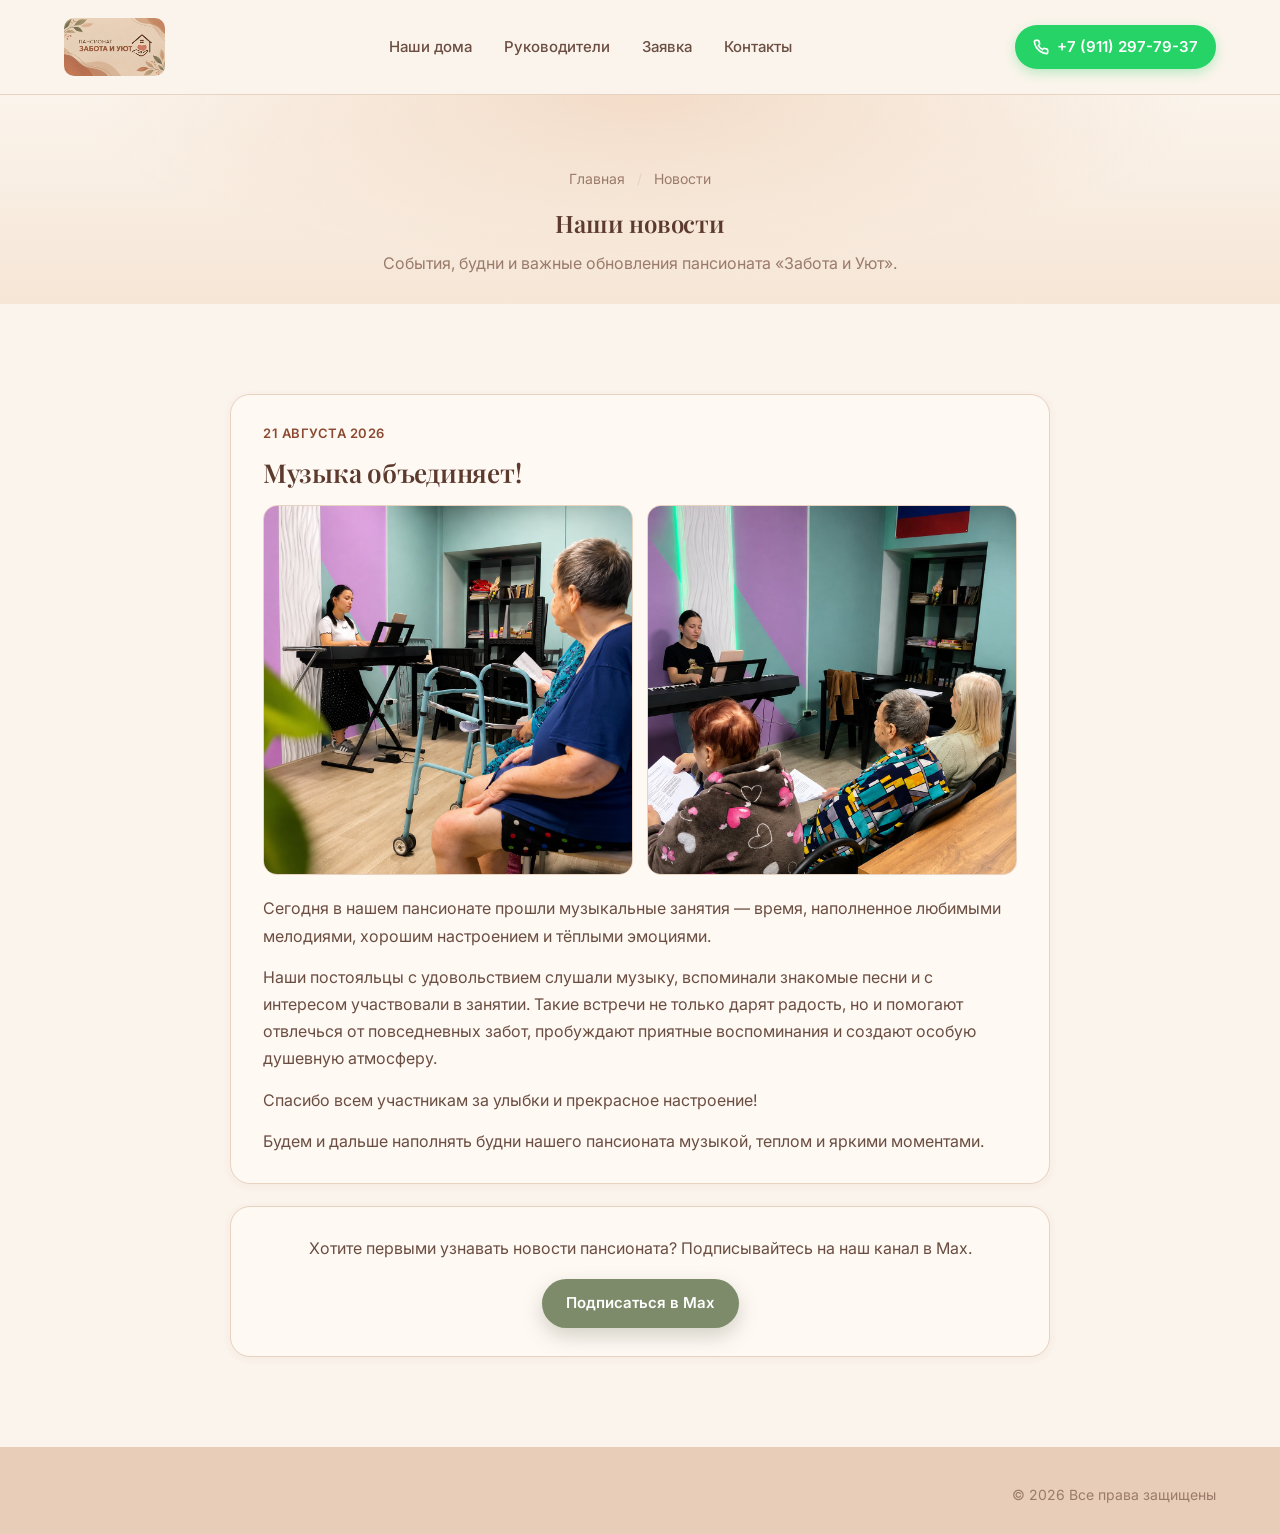
<file: novosti.html>
<!DOCTYPE html>
<html lang="ru">
<head>
    <meta charset="UTF-8">
    <meta name="viewport" content="width=device-width, initial-scale=1.0">

    <!-- Yandex.Metrika counter -->
    <script type="text/javascript">
        (function(m,e,t,r,i,k,a){
            m[i]=m[i]||function(){(m[i].a=m[i].a||[]).push(arguments)};
            m[i].l=1*new Date();
            for (var j = 0; j < document.scripts.length; j++) {if (document.scripts[j].src === r) { return; }}
            k=e.createElement(t),a=e.getElementsByTagName(t)[0],k.async=1,k.src=r,a.parentNode.insertBefore(k,a)
        })(window, document,'script','https://mc.yandex.ru/metrika/tag.js?id=110149316', 'ym');

        ym(110149316, 'init', {ssr:true, webvisor:true, clickmap:true, ecommerce:"dataLayer", referrer: document.referrer, url: location.href, accurateTrackBounce:true, trackLinks:true});
    </script>
    <noscript><div><img src="https://mc.yandex.ru/watch/110149316" style="position:absolute; left:-9999px;" alt="" /></div></noscript>
    <!-- /Yandex.Metrika counter -->

    <title>Новости пансионата «Забота и Уют»</title>
    <meta name="description" content="Новости и события пансионата «Забота и Уют»: жизнь домов, мероприятия и обновления для подопечных и их близких.">

    <link rel="icon" type="image/png" sizes="64x64" href="assets/img/site-mark.png">
    <link rel="apple-touch-icon" href="assets/img/site-mark.png">

    <link rel="preconnect" href="https://fonts.googleapis.com">
    <link rel="preconnect" href="https://fonts.gstatic.com" crossorigin>
    <link href="https://fonts.googleapis.com/css2?family=Inter:wght@400;500;600;700&family=Playfair+Display:ital,wght@0,500;0,600;0,700;1,500;1,600&display=swap" rel="stylesheet">

    <link rel="stylesheet" href="assets/css/style.css?v=19">
</head>
<body>

    <header class="header">
        <div class="header-inner">
            <a href="index.html" class="brand">
                <img src="assets/img/logo.png?v=6" alt="Пансионат «Забота и уют»" class="brand-logo">
                <div class="brand-text">
                    <span class="brand-name">Забота и Уют</span>
                    <span class="brand-tagline">Пансионат для пожилых</span>
                </div>
            </a>

            <nav class="nav" id="nav">
                <a href="index.html#locations">Наши дома</a>
                <a href="index.html#leaders">Руководители</a>
                <a href="index.html#application">Заявка</a>
                <a href="index.html#contacts">Контакты</a>
            </nav>

            <a href="tel:+79112977937" class="header-phone">
                <svg viewBox="0 0 24 24" fill="none" stroke="currentColor" stroke-width="2.5" stroke-linecap="round" stroke-linejoin="round">
                    <path d="M22 16.92v3a2 2 0 0 1-2.18 2 19.79 19.79 0 0 1-8.63-3.07 19.5 19.5 0 0 1-6-6 19.79 19.79 0 0 1-3.07-8.67A2 2 0 0 1 4.11 2h3a2 2 0 0 1 2 1.72 12.84 12.84 0 0 0 .7 2.81 2 2 0 0 1-.45 2.11L8.09 9.91a16 16 0 0 0 6 6l1.27-1.27a2 2 0 0 1 2.11-.45 12.84 12.84 0 0 0 2.81.7A2 2 0 0 1 22 16.92z"/>
                </svg>
                <span>+7 (911) 297-79-37</span>
            </a>

            <button class="mobile-toggle" id="mobileToggle" aria-label="Меню">
                <svg width="26" height="26" viewBox="0 0 24 24" fill="none" stroke="currentColor" stroke-width="2" stroke-linecap="round">
                    <line x1="3" y1="6" x2="21" y2="6"/>
                    <line x1="3" y1="12" x2="21" y2="12"/>
                    <line x1="3" y1="18" x2="21" y2="18"/>
                </svg>
            </button>
        </div>
    </header>

    <section class="news-page-hero">
        <div class="container">
            <div class="breadcrumbs">
                <a href="index.html">Главная</a>
                <span class="sep">/</span>
                Новости
            </div>
            <h1>Наши новости</h1>
            <p>События, будни и важные обновления пансионата «Забота и Уют».</p>
        </div>
    </section>

    <section class="section" id="news">
        <div class="container">
            <div class="news-feed">
                <article class="news-card reveal">
                    <div class="news-card-meta">
                        <time datetime="2026-08-21">21 августа 2026</time>
                    </div>
                    <h2 class="news-card-title">Музыка объединяет!</h2>
                    <div class="news-card-gallery">
                        <img src="assets/img/news/news_1.1.jpg" alt="Музыкальное занятие в пансионате — фото 1" loading="lazy">
                        <img src="assets/img/news/news_1.2.jpg" alt="Музыкальное занятие в пансионате — фото 2" loading="lazy">
                    </div>
                    <div class="news-card-body">
                        <p>Сегодня в нашем пансионате прошли музыкальные занятия — время, наполненное любимыми мелодиями, хорошим настроением и тёплыми эмоциями.</p>
                        <p>Наши постояльцы с удовольствием слушали музыку, вспоминали знакомые песни и с интересом участвовали в занятии. Такие встречи не только дарят радость, но и помогают отвлечься от повседневных забот, пробуждают приятные воспоминания и создают особую душевную атмосферу.</p>
                        <p>Спасибо всем участникам за улыбки и прекрасное настроение!</p>
                        <p>Будем и дальше наполнять будни нашего пансионата музыкой, теплом и яркими моментами.</p>
                    </div>
                </article>

                <div class="news-subscribe reveal">
                    <p>Хотите первыми узнавать новости пансионата? Подписывайтесь на наш канал в Max.</p>
                    <a class="news-subscribe-btn" href="https://max.ru/join/Lt5gZUsIMK9uqVGU-sMPYlMTgOvsBtxUd-uZ6PDmVcQ" target="_blank" rel="noopener">
                        Подписаться в Max
                    </a>
                </div>
            </div>
        </div>
    </section>

    <footer class="footer">
        <div class="container">
            <div class="footer-inner">
                <div class="footer-copy">© 2026 Все права защищены</div>
            </div>
        </div>
    </footer>

    <script src="assets/js/script.js?v=4"></script>
</body>
</html>
</file>
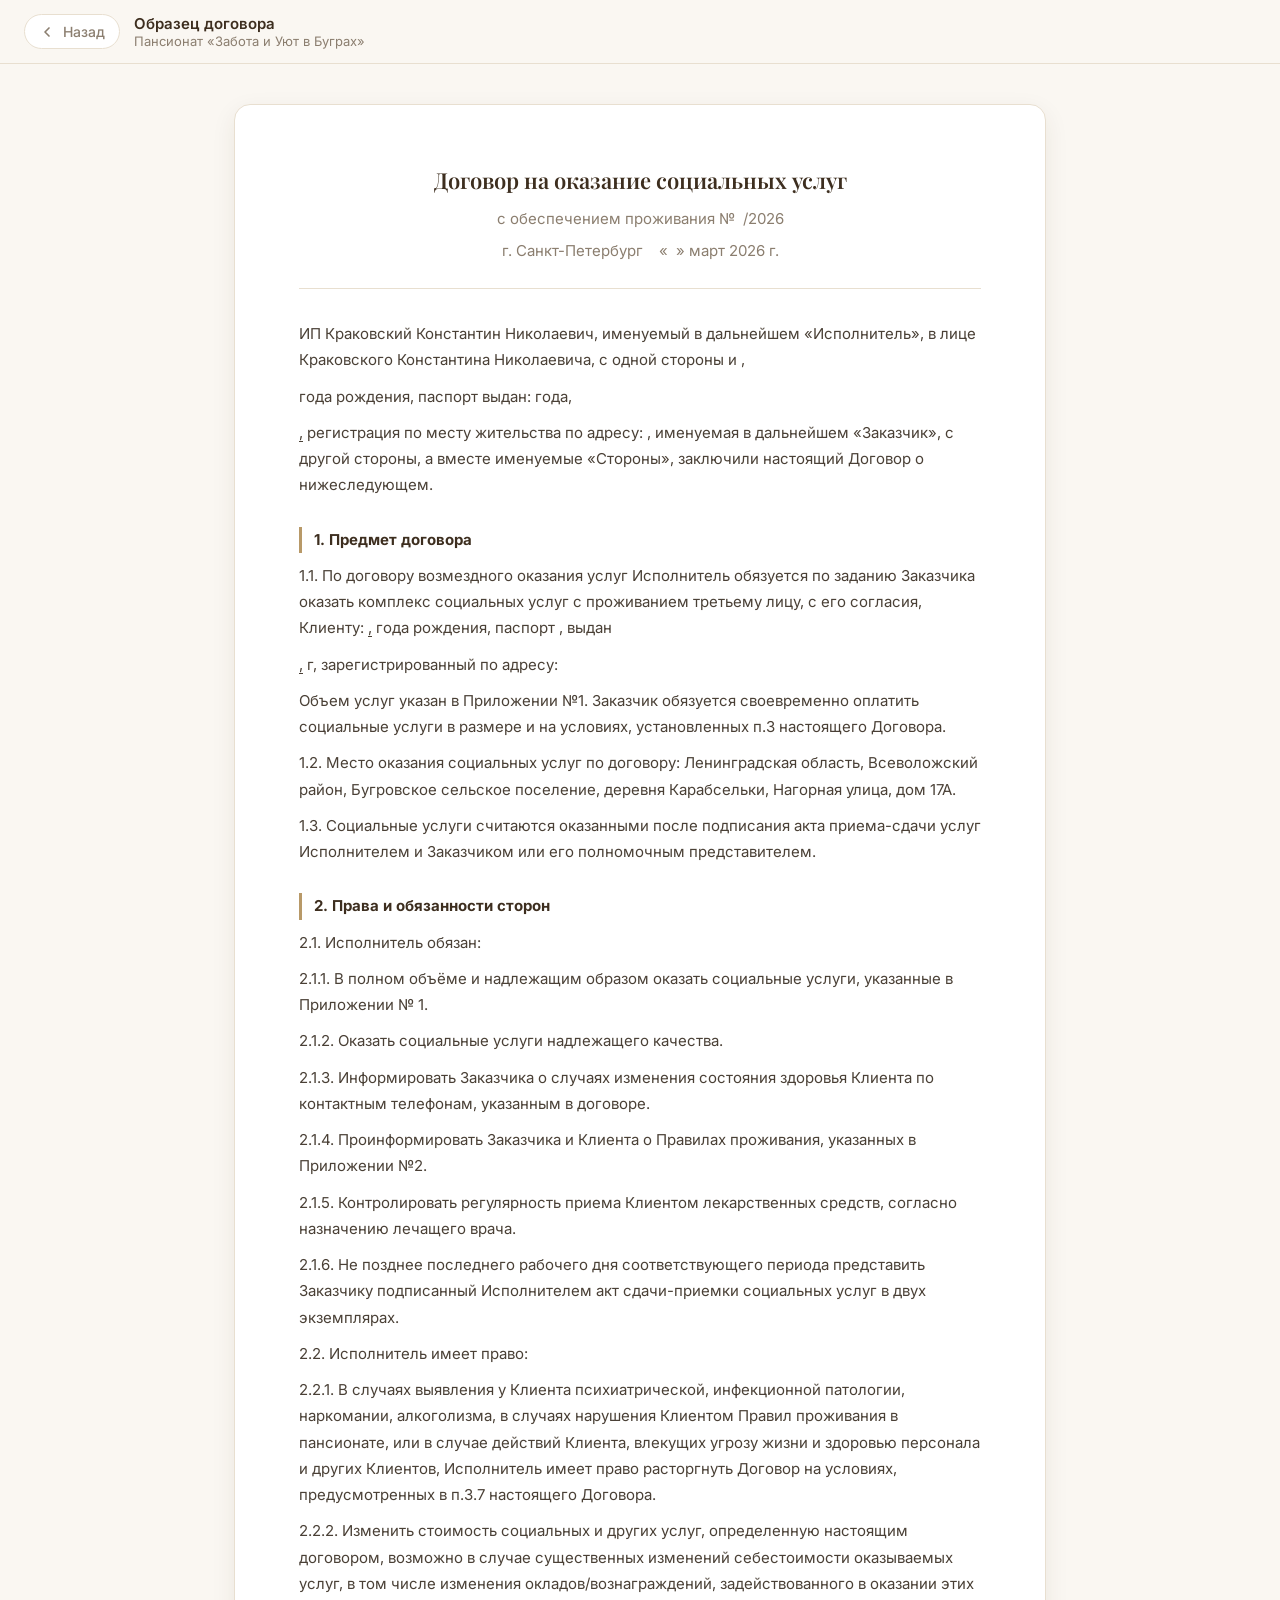
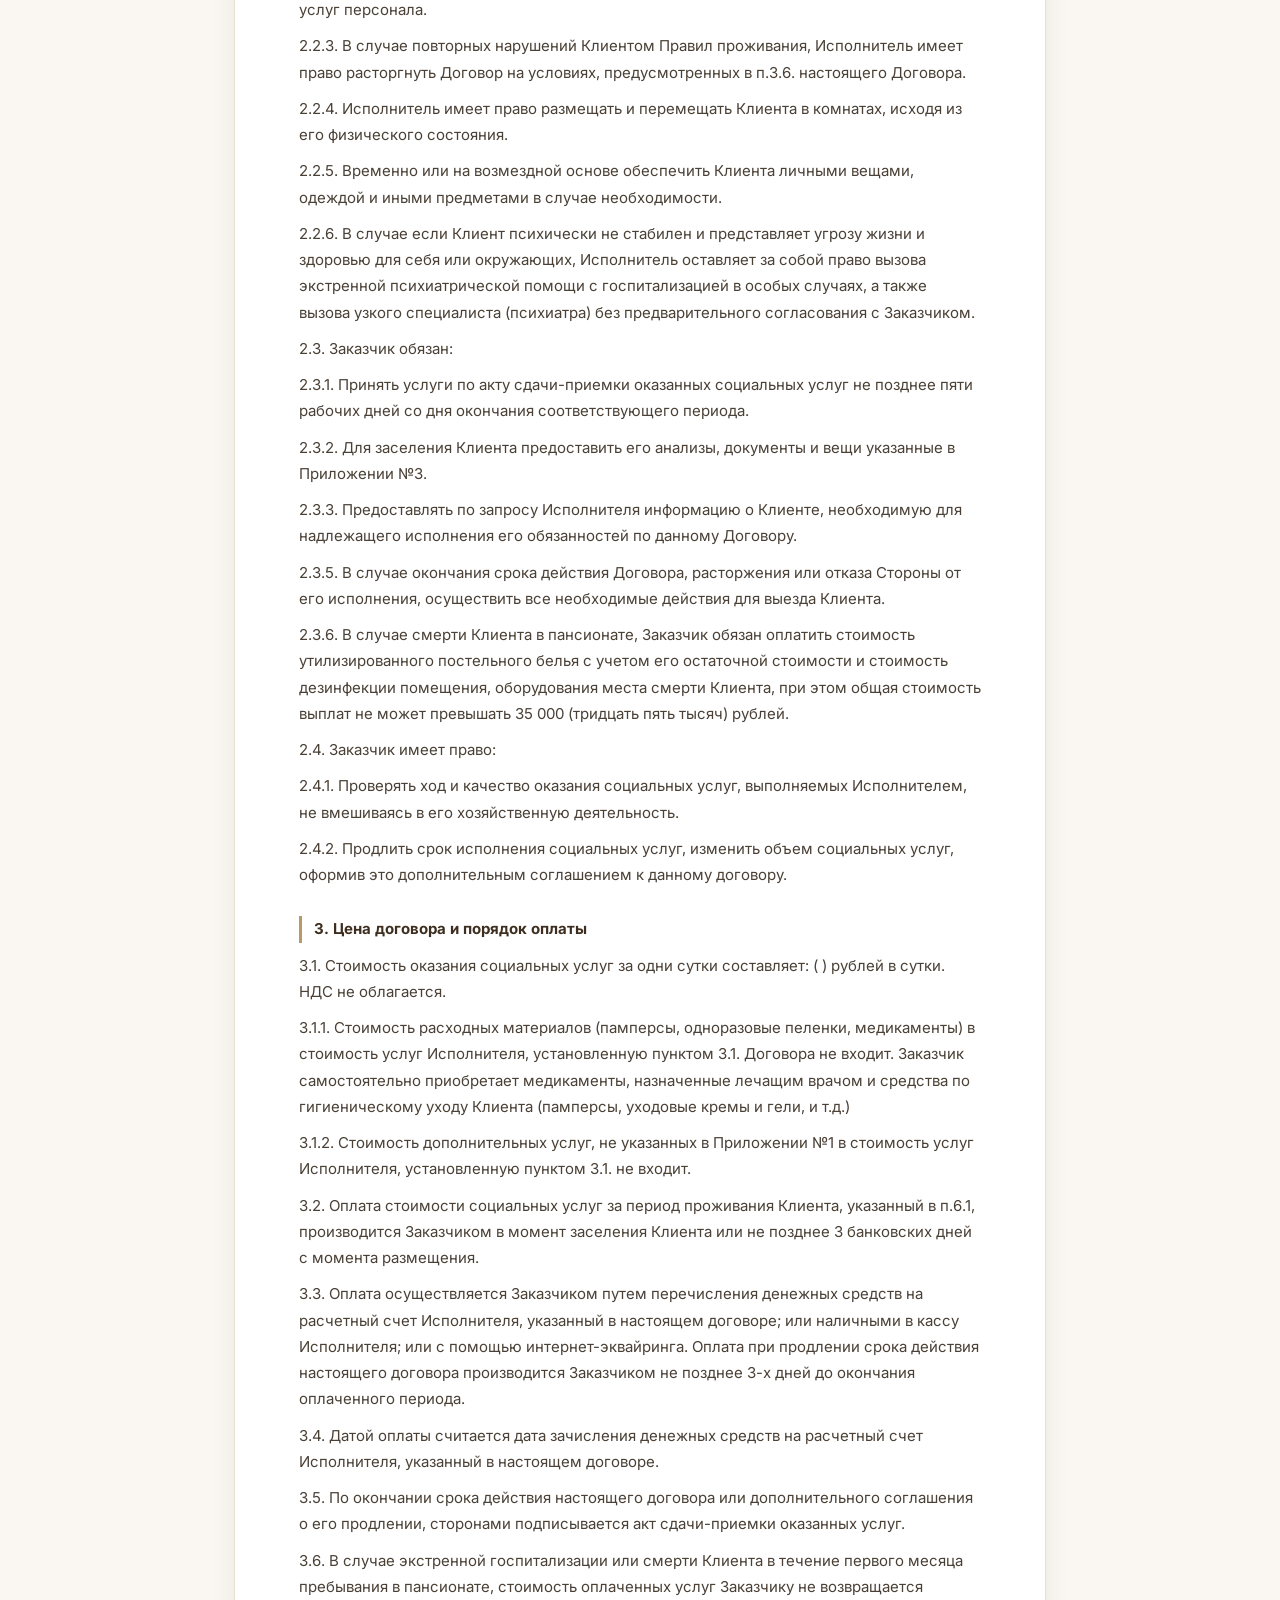
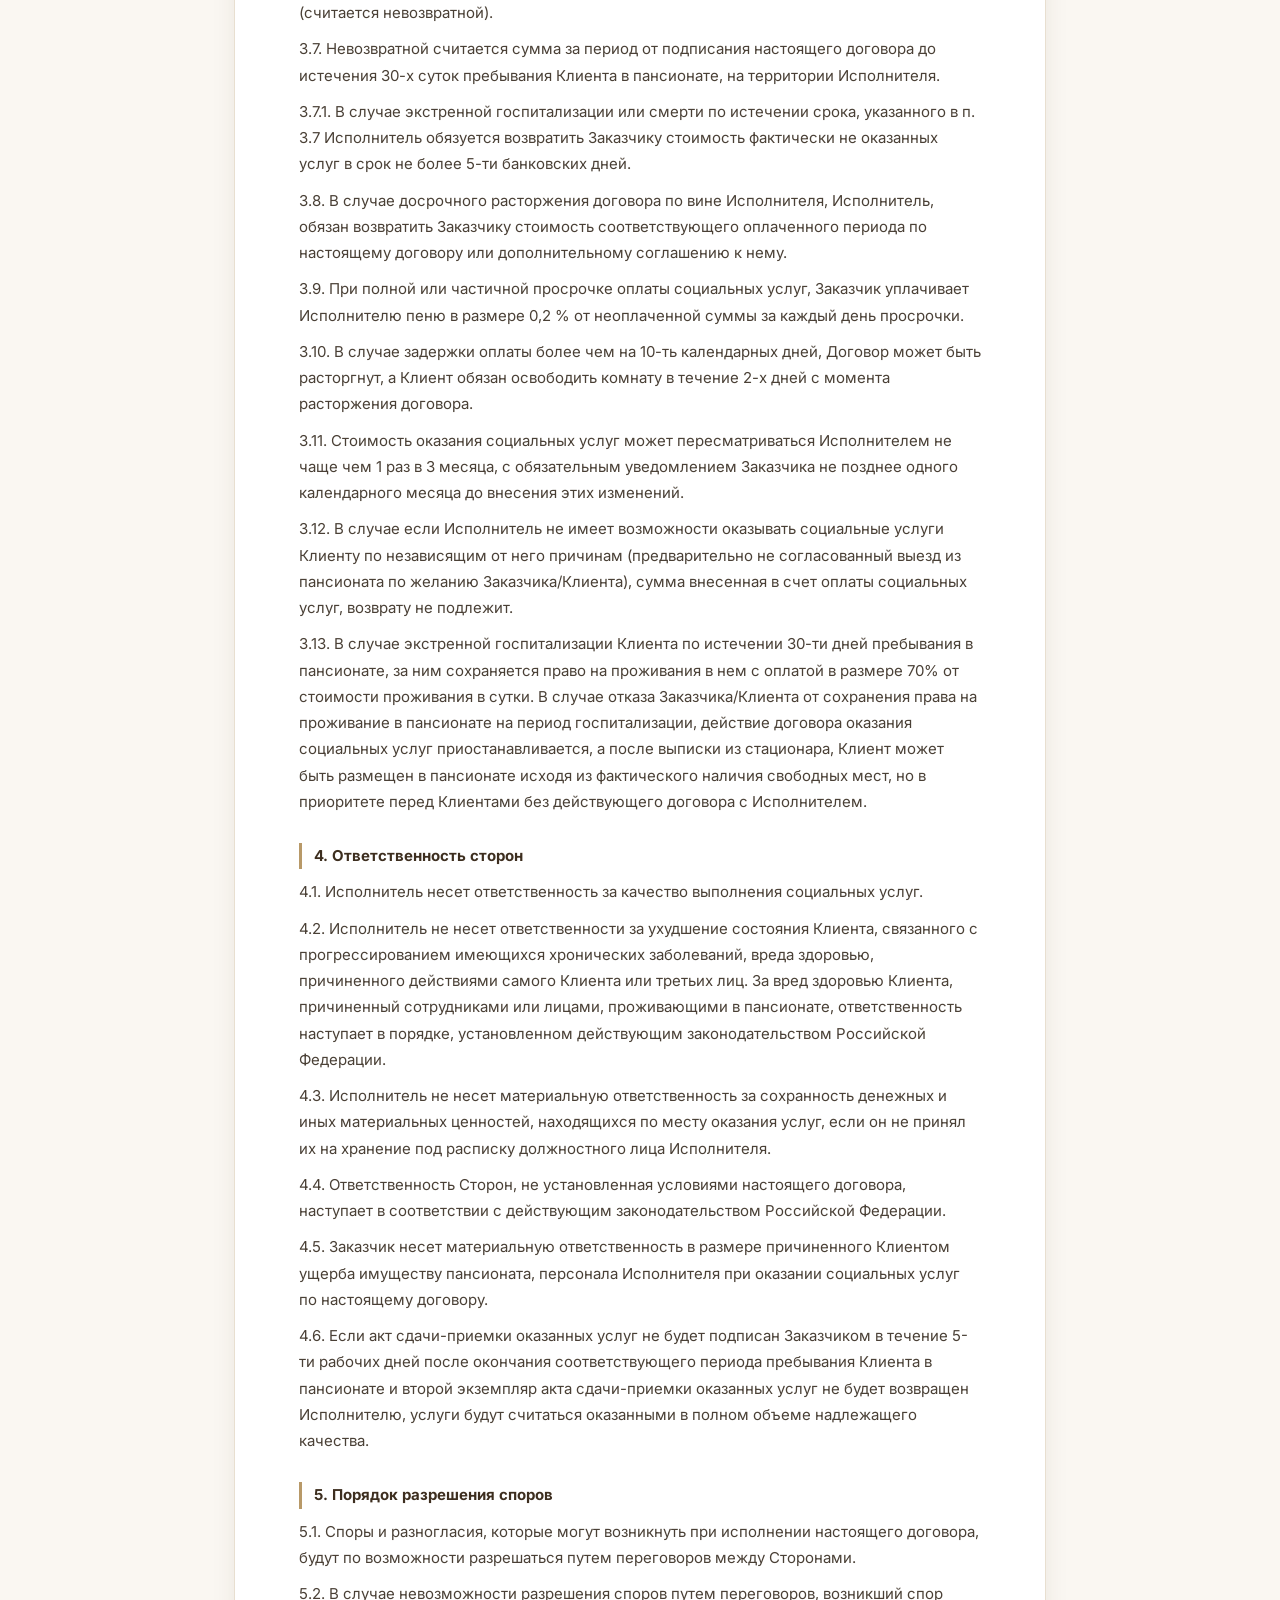
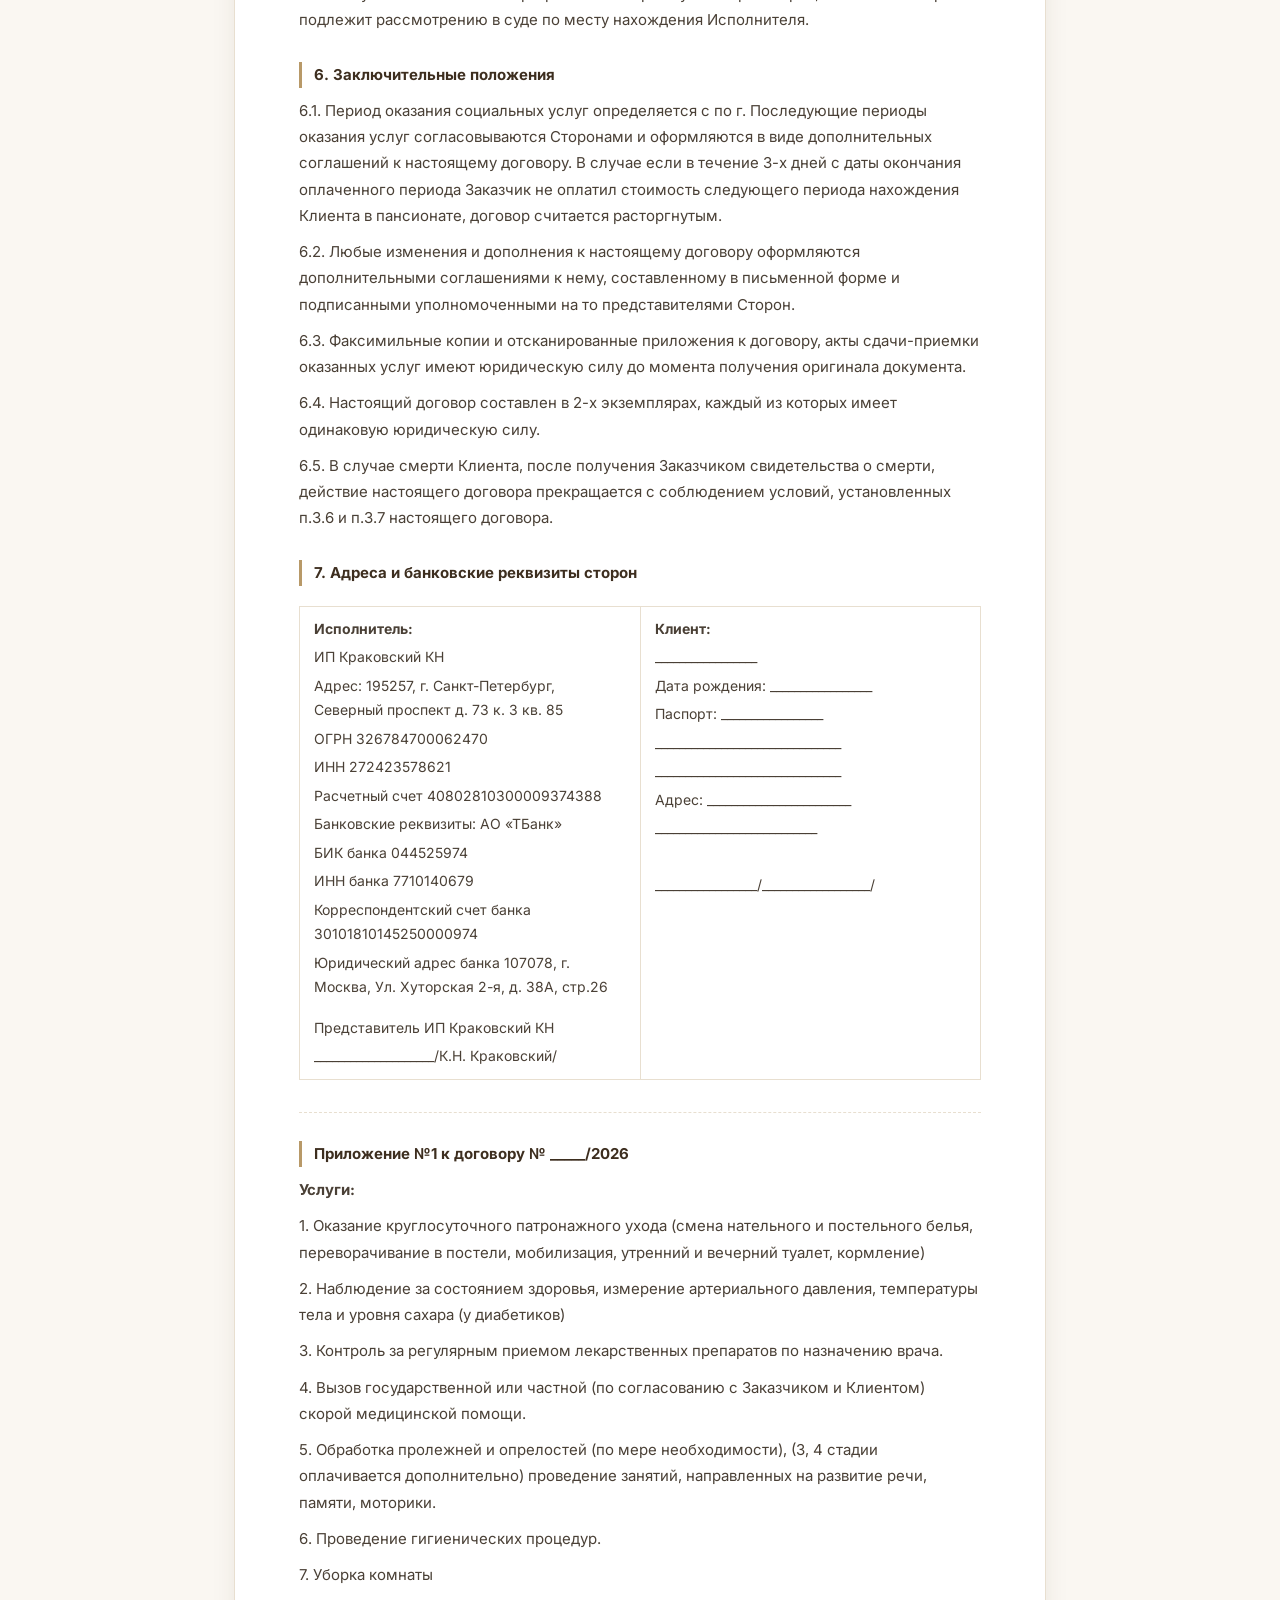
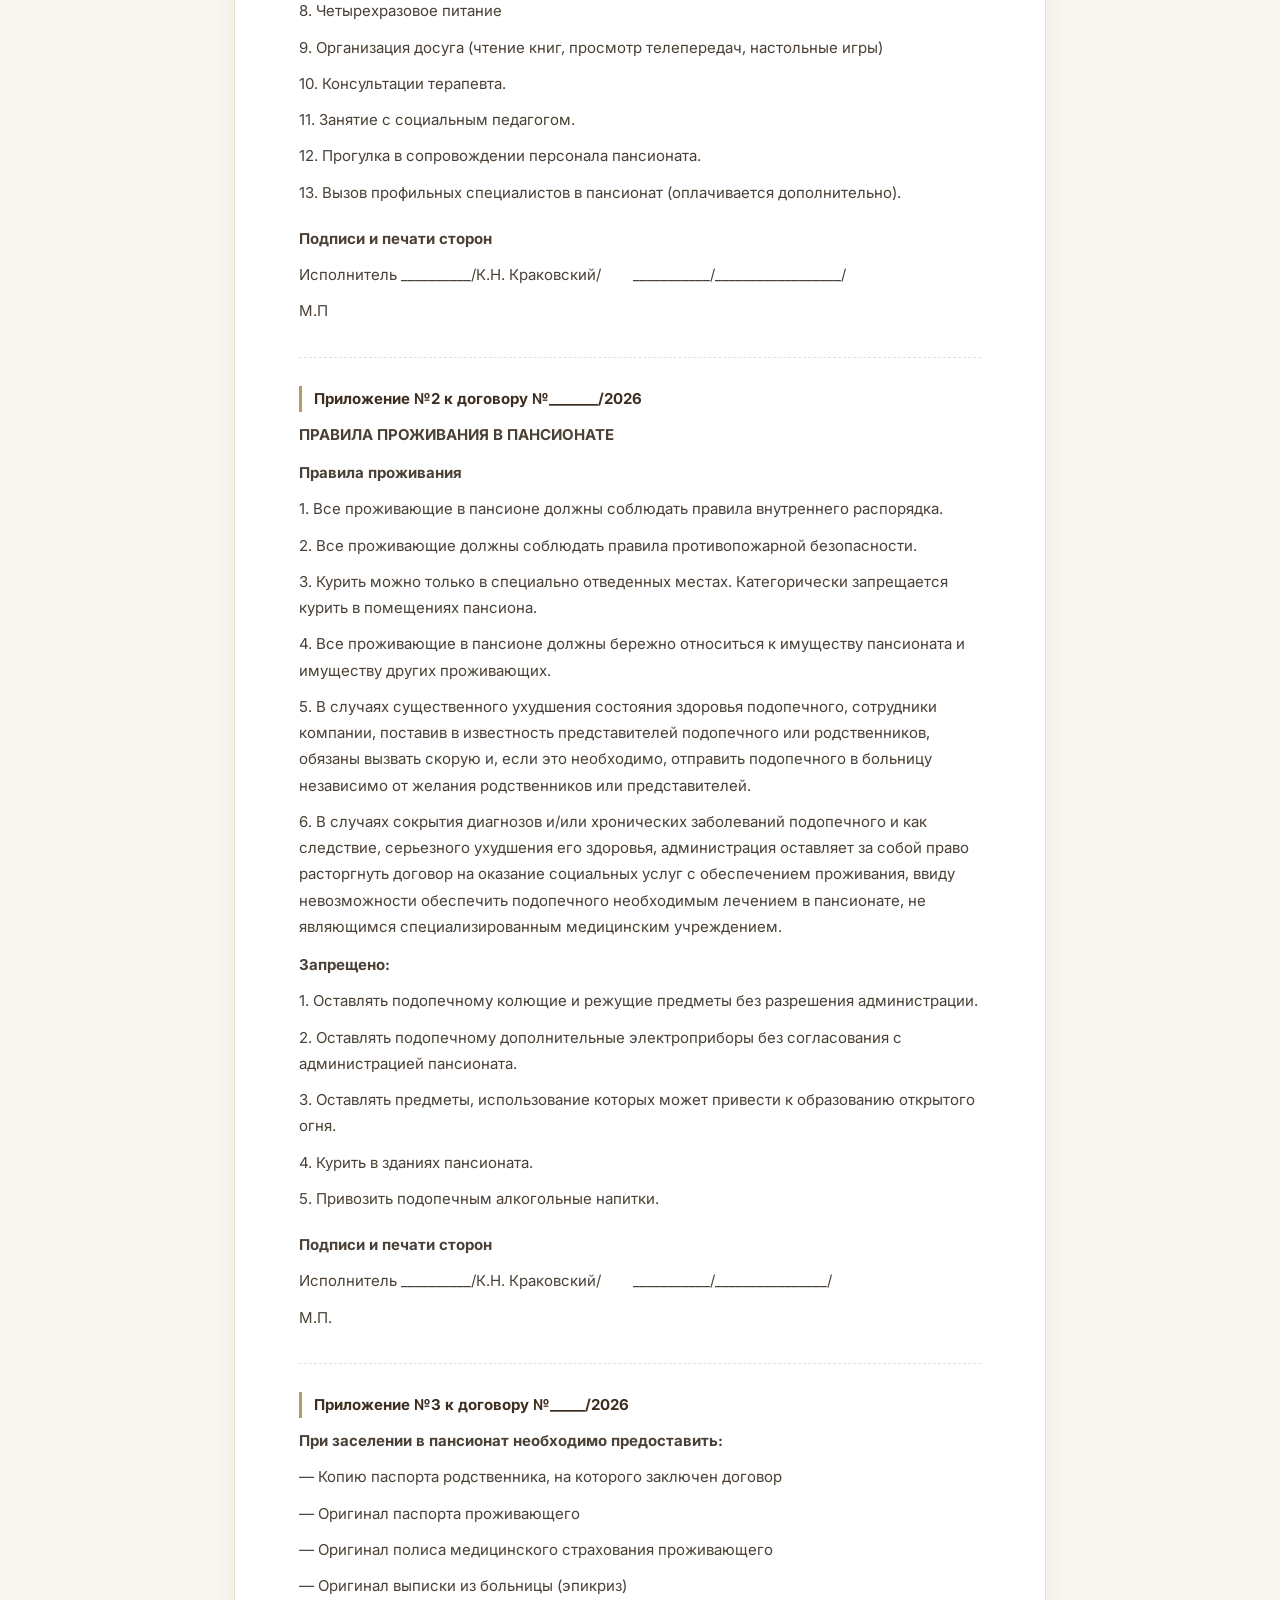
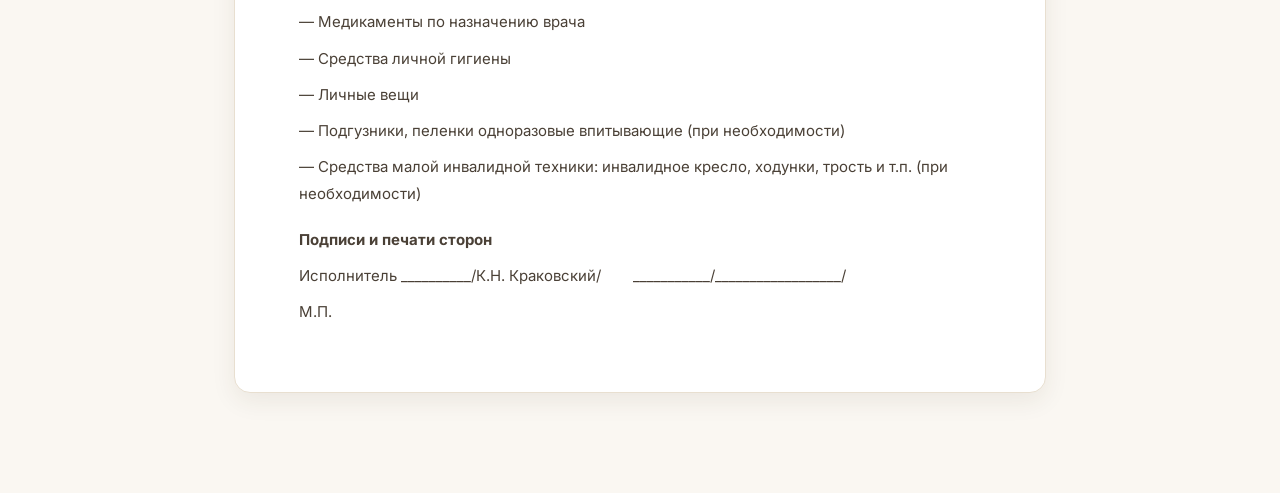
<file: view-dogovor-bugri.html>
<!DOCTYPE html>
<html lang="ru">
<head>
    <meta charset="UTF-8">
    <meta name="viewport" content="width=device-width, initial-scale=1.0">

    <!-- Yandex.Metrika counter -->
    <script type="text/javascript">
        (function(m,e,t,r,i,k,a){
            m[i]=m[i]||function(){(m[i].a=m[i].a||[]).push(arguments)};
            m[i].l=1*new Date();
            for (var j = 0; j < document.scripts.length; j++) {if (document.scripts[j].src === r) { return; }}
            k=e.createElement(t),a=e.getElementsByTagName(t)[0],k.async=1,k.src=r,a.parentNode.insertBefore(k,a)
        })(window, document,'script','https://mc.yandex.ru/metrika/tag.js?id=110149316', 'ym');

        ym(110149316, 'init', {ssr:true, webvisor:true, clickmap:true, ecommerce:"dataLayer", referrer: document.referrer, url: location.href, accurateTrackBounce:true, trackLinks:true});
    </script>
    <noscript><div><img src="https://mc.yandex.ru/watch/110149316" style="position:absolute; left:-9999px;" alt="" /></div></noscript>
    <!-- /Yandex.Metrika counter -->

    <title>Образец договора — Забота и Уют в Буграх</title>
    <link rel="icon" type="image/png" sizes="64x64" href="assets/img/site-mark.png">
    <link rel="apple-touch-icon" href="assets/img/site-mark.png">
    <link rel="preconnect" href="https://fonts.googleapis.com">
    <link rel="preconnect" href="https://fonts.gstatic.com" crossorigin>
    <link href="https://fonts.googleapis.com/css2?family=Inter:wght@400;500;600;700&family=Playfair+Display:ital,wght@0,500;0,600;0,700;1,500&display=swap" rel="stylesheet">
    <style>
        :root {
            --bg-cream: #FAF7F2;
            --bg-soft: #F5EFE5;
            --accent: #B89968;
            --accent-dark: #9C7E51;
            --accent-soft: #EFE4D0;
            --text-dark: #3D2E1F;
            --text-body: #4A4036;
            --text-muted: #8B7E6F;
            --border: #E8DFD0;
            --shadow-md: 0 8px 24px rgba(61,46,31,0.08);
        }
        * { margin: 0; padding: 0; box-sizing: border-box; }
        html { scroll-behavior: smooth; }
        body {
            font-family: 'Inter', -apple-system, sans-serif;
            background: var(--bg-cream);
            color: var(--text-body);
            min-height: 100vh;
        }

        /* TOP BAR */
        .topbar {
            position: sticky;
            top: 0;
            z-index: 100;
            background: rgba(250,247,242,0.95);
            backdrop-filter: blur(8px);
            border-bottom: 1px solid var(--border);
            padding: 14px 24px;
            display: flex;
            align-items: center;
            justify-content: space-between;
            gap: 16px;
        }
        .topbar-left {
            display: flex;
            align-items: center;
            gap: 14px;
        }
        .back-btn {
            display: inline-flex;
            align-items: center;
            gap: 8px;
            font-size: 14px;
            font-weight: 500;
            color: var(--text-muted);
            text-decoration: none;
            padding: 8px 14px;
            border: 1px solid var(--border);
            border-radius: 999px;
            transition: all 0.25s ease;
            background: white;
        }
        .back-btn:hover {
            color: var(--accent-dark);
            border-color: var(--accent);
            background: var(--accent-soft);
        }
        .back-btn svg { width: 16px; height: 16px; flex-shrink: 0; }
        .topbar-title {
            font-size: 15px;
            font-weight: 600;
            color: var(--text-dark);
        }
        .topbar-sub {
            font-size: 13px;
            color: var(--text-muted);
        }

        /* DOCUMENT AREA */
        .doc-wrap {
            max-width: 860px;
            margin: 40px auto;
            padding: 0 24px 60px;
        }
        .doc-paper {
            background: #ffffff;
            border: 1px solid var(--border);
            border-radius: 16px;
            padding: 56px 64px;
            box-shadow: var(--shadow-md);
            line-height: 1.75;
            font-size: 15px;
            color: var(--text-body);
        }

        .doc-paper p {
            margin-bottom: 10px;
        }
        .doc-paper p:empty { margin-bottom: 4px; }

        .doc-paper mark {
            background: none;
            color: inherit;
        }

        .doc-paper u {
            text-decoration: underline;
            text-underline-offset: 3px;
        }

        /* Section headings — numbered like "1. ...", "2. ...", etc. */
        .doc-paper p:has(> mark:only-child) {
            font-weight: 500;
        }

        /* Tables */
        .doc-paper table {
            width: 100%;
            border-collapse: collapse;
            margin: 20px 0;
            font-size: 14px;
        }
        .doc-paper table th,
        .doc-paper table td {
            border: 1px solid var(--border);
            padding: 10px 14px;
            vertical-align: top;
            text-align: left;
        }
        .doc-paper table th {
            background: var(--bg-soft);
            font-weight: 600;
        }
        .doc-paper table p {
            margin-bottom: 4px;
        }
        .doc-paper table p:last-child { margin-bottom: 0; }

        /* Doc header styling */
        .doc-header-block {
            text-align: center;
            margin-bottom: 32px;
            padding-bottom: 24px;
            border-bottom: 1px solid var(--border);
        }
        .doc-header-block h1 {
            font-family: 'Playfair Display', serif;
            font-size: 22px;
            font-weight: 600;
            color: var(--text-dark);
            margin-bottom: 6px;
        }
        .doc-header-block .doc-subtitle {
            font-size: 15px;
            color: var(--text-muted);
        }

        /* Section title marker */
        .doc-paper .section-title {
            font-weight: 700;
            color: var(--text-dark);
            margin-top: 28px;
            margin-bottom: 10px;
            font-size: 15px;
            border-left: 3px solid var(--accent);
            padding-left: 12px;
        }

        /* Appendix divider */
        .appendix-divider {
            border: none;
            border-top: 1px dashed var(--border);
            margin: 32px 0 24px;
        }

        @media (max-width: 700px) {
            .doc-paper { padding: 28px 20px; }
            .topbar-sub { display: none; }
        }
    </style>
</head>
<body>

    <div class="topbar">
        <div class="topbar-left">
            <a href="bugri.html" class="back-btn">
                <svg viewBox="0 0 24 24" fill="none" stroke="currentColor" stroke-width="2.5" stroke-linecap="round" stroke-linejoin="round">
                    <polyline points="15 18 9 12 15 6"/>
                </svg>
                Назад
            </a>
            <div>
                <div class="topbar-title">Образец договора</div>
                <div class="topbar-sub">Пансионат «Забота и Уют в Буграх»</div>
            </div>
        </div>
    </div>

    <div class="doc-wrap">
        <div class="doc-paper">

            <div class="doc-header-block">
                <h1>Договор на оказание социальных услуг</h1>
                <div class="doc-subtitle">с обеспечением проживания № &nbsp;/2026</div>
                <div class="doc-subtitle" style="margin-top:6px;">г. Санкт-Петербург &nbsp;&nbsp; «&nbsp;&nbsp;» март 2026 г.</div>
            </div>

            <p>ИП Краковский Константин Николаевич, именуемый в дальнейшем «Исполнитель», в лице Краковского Константина Николаевича, с одной стороны и ,</p>
            <p>года рождения, паспорт выдан: года,</p>
            <p><u>,</u> регистрация по месту жительства по адресу: , именуемая в дальнейшем «Заказчик», с другой стороны, а вместе именуемые «Стороны», заключили настоящий Договор о нижеследующем.</p>

            <p class="section-title">1. Предмет договора</p>
            <p>1.1. По договору возмездного оказания услуг Исполнитель обязуется по заданию Заказчика оказать комплекс социальных услуг с проживанием третьему лицу, с его согласия, Клиенту: <u>,</u> года рождения, паспорт , выдан</p>
            <p><u>,</u> г, зарегистрированный по адресу:</p>
            <p>Объем услуг указан в Приложении №1. Заказчик обязуется своевременно оплатить социальные услуги в размере и на условиях, установленных п.3 настоящего Договора.</p>
            <p>1.2. Место оказания социальных услуг по договору: Ленинградская область, Всеволожский район, Бугровское сельское поселение, деревня Карабсельки, Нагорная улица, дом 17А.</p>
            <p>1.3. Социальные услуги считаются оказанными после подписания акта приема-сдачи услуг Исполнителем и Заказчиком или его полномочным представителем.</p>

            <p class="section-title">2. Права и обязанности сторон</p>
            <p>2.1. Исполнитель обязан:</p>
            <p>2.1.1. В полном объёме и надлежащим образом оказать социальные услуги, указанные в Приложении № 1.</p>
            <p>2.1.2. Оказать социальные услуги надлежащего качества.</p>
            <p>2.1.3. Информировать Заказчика о случаях изменения состояния здоровья Клиента по контактным телефонам, указанным в договоре.</p>
            <p>2.1.4. Проинформировать Заказчика и Клиента о Правилах проживания, указанных в Приложении №2.</p>
            <p>2.1.5. Контролировать регулярность приема Клиентом лекарственных средств, согласно назначению лечащего врача.</p>
            <p>2.1.6. Не позднее последнего рабочего дня соответствующего периода представить Заказчику подписанный Исполнителем акт сдачи-приемки социальных услуг в двух экземплярах.</p>
            <p>2.2. Исполнитель имеет право:</p>
            <p>2.2.1. В случаях выявления у Клиента психиатрической, инфекционной патологии, наркомании, алкоголизма, в случаях нарушения Клиентом Правил проживания в пансионате, или в случае действий Клиента, влекущих угрозу жизни и здоровью персонала и других Клиентов, Исполнитель имеет право расторгнуть Договор на условиях, предусмотренных в п.3.7 настоящего Договора.</p>
            <p>2.2.2. Изменить стоимость социальных и других услуг, определенную настоящим договором, возможно в случае существенных изменений себестоимости оказываемых услуг, в том числе изменения окладов/вознаграждений, задействованного в оказании этих услуг персонала.</p>
            <p>2.2.3. В случае повторных нарушений Клиентом Правил проживания, Исполнитель имеет право расторгнуть Договор на условиях, предусмотренных в п.3.6. настоящего Договора.</p>
            <p>2.2.4. Исполнитель имеет право размещать и перемещать Клиента в комнатах, исходя из его физического состояния.</p>
            <p>2.2.5. Временно или на возмездной основе обеспечить Клиента личными вещами, одеждой и иными предметами в случае необходимости.</p>
            <p>2.2.6. В случае если Клиент психически не стабилен и представляет угрозу жизни и здоровью для себя или окружающих, Исполнитель оставляет за собой право вызова экстренной психиатрической помощи с госпитализацией в особых случаях, а также вызова узкого специалиста (психиатра) без предварительного согласования с Заказчиком.</p>
            <p>2.3. Заказчик обязан:</p>
            <p>2.3.1. Принять услуги по акту сдачи-приемки оказанных социальных услуг не позднее пяти рабочих дней со дня окончания соответствующего периода.</p>
            <p>2.3.2. Для заселения Клиента предоставить его анализы, документы и вещи указанные в Приложении №3.</p>
            <p>2.3.3. Предоставлять по запросу Исполнителя информацию о Клиенте, необходимую для надлежащего исполнения его обязанностей по данному Договору.</p>
            <p>2.3.5. В случае окончания срока действия Договора, расторжения или отказа Стороны от его исполнения, осуществить все необходимые действия для выезда Клиента.</p>
            <p>2.3.6. В случае смерти Клиента в пансионате, Заказчик обязан оплатить стоимость утилизированного постельного белья с учетом его остаточной стоимости и стоимость дезинфекции помещения, оборудования места смерти Клиента, при этом общая стоимость выплат не может превышать 35 000 (тридцать пять тысяч) рублей.</p>
            <p>2.4. Заказчик имеет право:</p>
            <p>2.4.1. Проверять ход и качество оказания социальных услуг, выполняемых Исполнителем, не вмешиваясь в его хозяйственную деятельность.</p>
            <p>2.4.2. Продлить срок исполнения социальных услуг, изменить объем социальных услуг, оформив это дополнительным соглашением к данному договору.</p>

            <p class="section-title">3. Цена договора и порядок оплаты</p>
            <p>3.1. Стоимость оказания социальных услуг за одни сутки составляет: ( ) рублей в сутки. НДС не облагается.</p>
            <p>3.1.1. Стоимость расходных материалов (памперсы, одноразовые пеленки, медикаменты) в стоимость услуг Исполнителя, установленную пунктом 3.1. Договора не входит. Заказчик самостоятельно приобретает медикаменты, назначенные лечащим врачом и средства по гигиеническому уходу Клиента (памперсы, уходовые кремы и гели, и т.д.)</p>
            <p>3.1.2. Стоимость дополнительных услуг, не указанных в Приложении №1 в стоимость услуг Исполнителя, установленную пунктом 3.1. не входит.</p>
            <p>3.2. Оплата стоимости социальных услуг за период проживания Клиента, указанный в п.6.1, производится Заказчиком в момент заселения Клиента или не позднее 3 банковских дней с момента размещения.</p>
            <p>3.3. Оплата осуществляется Заказчиком путем перечисления денежных средств на расчетный счет Исполнителя, указанный в настоящем договоре; или наличными в кассу Исполнителя; или с помощью интернет-эквайринга. Оплата при продлении срока действия настоящего договора производится Заказчиком не позднее 3-х дней до окончания оплаченного периода.</p>
            <p>3.4. Датой оплаты считается дата зачисления денежных средств на расчетный счет Исполнителя, указанный в настоящем договоре.</p>
            <p>3.5. По окончании срока действия настоящего договора или дополнительного соглашения о его продлении, сторонами подписывается акт сдачи-приемки оказанных услуг.</p>
            <p>3.6. В случае экстренной госпитализации или смерти Клиента в течение первого месяца пребывания в пансионате, стоимость оплаченных услуг Заказчику не возвращается (считается невозвратной).</p>
            <p>3.7. Невозвратной считается сумма за период от подписания настоящего договора до истечения 30-х суток пребывания Клиента в пансионате, на территории Исполнителя.</p>
            <p>3.7.1. В случае экстренной госпитализации или смерти по истечении срока, указанного в п. 3.7 Исполнитель обязуется возвратить Заказчику стоимость фактически не оказанных услуг в срок не более 5-ти банковских дней.</p>
            <p>3.8. В случае досрочного расторжения договора по вине Исполнителя, Исполнитель, обязан возвратить Заказчику стоимость соответствующего оплаченного периода по настоящему договору или дополнительному соглашению к нему.</p>
            <p>3.9. При полной или частичной просрочке оплаты социальных услуг, Заказчик уплачивает Исполнителю пеню в размере 0,2 % от неоплаченной суммы за каждый день просрочки.</p>
            <p>3.10. В случае задержки оплаты более чем на 10-ть календарных дней, Договор может быть расторгнут, а Клиент обязан освободить комнату в течение 2-х дней с момента расторжения договора.</p>
            <p>3.11. Стоимость оказания социальных услуг может пересматриваться Исполнителем не чаще чем 1 раз в 3 месяца, с обязательным уведомлением Заказчика не позднее одного календарного месяца до внесения этих изменений.</p>
            <p>3.12. В случае если Исполнитель не имеет возможности оказывать социальные услуги Клиенту по независящим от него причинам (предварительно не согласованный выезд из пансионата по желанию Заказчика/Клиента), сумма внесенная в счет оплаты социальных услуг, возврату не подлежит.</p>
            <p>3.13. В случае экстренной госпитализации Клиента по истечении 30-ти дней пребывания в пансионате, за ним сохраняется право на проживания в нем с оплатой в размере 70% от стоимости проживания в сутки. В случае отказа Заказчика/Клиента от сохранения права на проживание в пансионате на период госпитализации, действие договора оказания социальных услуг приостанавливается, а после выписки из стационара, Клиент может быть размещен в пансионате исходя из фактического наличия свободных мест, но в приоритете перед Клиентами без действующего договора с Исполнителем.</p>

            <p class="section-title">4. Ответственность сторон</p>
            <p>4.1. Исполнитель несет ответственность за качество выполнения социальных услуг.</p>
            <p>4.2. Исполнитель не несет ответственности за ухудшение состояния Клиента, связанного с прогрессированием имеющихся хронических заболеваний, вреда здоровью, причиненного действиями самого Клиента или третьих лиц. За вред здоровью Клиента, причиненный сотрудниками или лицами, проживающими в пансионате, ответственность наступает в порядке, установленном действующим законодательством Российской Федерации.</p>
            <p>4.3. Исполнитель не несет материальную ответственность за сохранность денежных и иных материальных ценностей, находящихся по месту оказания услуг, если он не принял их на хранение под расписку должностного лица Исполнителя.</p>
            <p>4.4. Ответственность Сторон, не установленная условиями настоящего договора, наступает в соответствии с действующим законодательством Российской Федерации.</p>
            <p>4.5. Заказчик несет материальную ответственность в размере причиненного Клиентом ущерба имуществу пансионата, персонала Исполнителя при оказании социальных услуг по настоящему договору.</p>
            <p>4.6. Если акт сдачи-приемки оказанных услуг не будет подписан Заказчиком в течение 5-ти рабочих дней после окончания соответствующего периода пребывания Клиента в пансионате и второй экземпляр акта сдачи-приемки оказанных услуг не будет возвращен Исполнителю, услуги будут считаться оказанными в полном объеме надлежащего качества.</p>

            <p class="section-title">5. Порядок разрешения споров</p>
            <p>5.1. Споры и разногласия, которые могут возникнуть при исполнении настоящего договора, будут по возможности разрешаться путем переговоров между Сторонами.</p>
            <p>5.2. В случае невозможности разрешения споров путем переговоров, возникший спор подлежит рассмотрению в суде по месту нахождения Исполнителя.</p>

            <p class="section-title">6. Заключительные положения</p>
            <p>6.1. Период оказания социальных услуг определяется с по г. Последующие периоды оказания услуг согласовываются Сторонами и оформляются в виде дополнительных соглашений к настоящему договору. В случае если в течение 3-х дней с даты окончания оплаченного периода Заказчик не оплатил стоимость следующего периода нахождения Клиента в пансионате, договор считается расторгнутым.</p>
            <p>6.2. Любые изменения и дополнения к настоящему договору оформляются дополнительными соглашениями к нему, составленному в письменной форме и подписанными уполномоченными на то представителями Сторон.</p>
            <p>6.3. Факсимильные копии и отсканированные приложения к договору, акты сдачи-приемки оказанных услуг имеют юридическую силу до момента получения оригинала документа.</p>
            <p>6.4. Настоящий договор составлен в 2-х экземплярах, каждый из которых имеет одинаковую юридическую силу.</p>
            <p>6.5. В случае смерти Клиента, после получения Заказчиком свидетельства о смерти, действие настоящего договора прекращается с соблюдением условий, установленных п.3.6 и п.3.7 настоящего договора.</p>

            <p class="section-title">7. Адреса и банковские реквизиты сторон</p>
            <table>
                <tbody>
                    <tr>
                        <td style="width:50%;">
                            <p><strong>Исполнитель:</strong></p>
                            <p>ИП Краковский КН</p>
                            <p>Адрес: 195257, г. Санкт-Петербург, Северный проспект д. 73 к. 3 кв. 85</p>
                            <p>ОГРН 326784700062470</p>
                            <p>ИНН 272423578621</p>
                            <p>Расчетный счет 40802810300009374388</p>
                            <p>Банковские реквизиты: АО «ТБанк»</p>
                            <p>БИК банка 044525974</p>
                            <p>ИНН банка 7710140679</p>
                            <p>Корреспондентский счет банка 30101810145250000974</p>
                            <p>Юридический адрес банка 107078, г. Москва, Ул. Хуторская 2-я, д. 38А, стр.26</p>
                            <p style="margin-top:16px;">Представитель ИП Краковский КН</p>
                            <p>____________________/К.Н. Краковский/</p>
                        </td>
                        <td style="width:50%;">
                            <p><strong>Клиент:</strong></p>
                            <p>_________________</p>
                            <p>Дата рождения: _________________</p>
                            <p>Паспорт: _________________</p>
                            <p>_______________________________</p>
                            <p>_______________________________</p>
                            <p>Адрес: ________________________</p>
                            <p>___________________________</p>
                            <p style="margin-top:32px;">_________________/__________________/</p>
                        </td>
                    </tr>
                </tbody>
            </table>

            <hr class="appendix-divider">

            <p class="section-title">Приложение №1 к договору № _____/2026</p>
            <p><strong>Услуги:</strong></p>
            <p>1. Оказание круглосуточного патронажного ухода (смена нательного и постельного белья, переворачивание в постели, мобилизация, утренний и вечерний туалет, кормление)</p>
            <p>2. Наблюдение за состоянием здоровья, измерение артериального давления, температуры тела и уровня сахара (у диабетиков)</p>
            <p>3. Контроль за регулярным приемом лекарственных препаратов по назначению врача.</p>
            <p>4. Вызов государственной или частной (по согласованию с Заказчиком и Клиентом) скорой медицинской помощи.</p>
            <p>5. Обработка пролежней и опрелостей (по мере необходимости), (3, 4 стадии оплачивается дополнительно) проведение занятий, направленных на развитие речи, памяти, моторики.</p>
            <p>6. Проведение гигиенических процедур.</p>
            <p>7. Уборка комнаты</p>
            <p>8. Четырехразовое питание</p>
            <p>9. Организация досуга (чтение книг, просмотр телепередач, настольные игры)</p>
            <p>10. Консультации терапевта.</p>
            <p>11. Занятие с социальным педагогом.</p>
            <p>12. Прогулка в сопровождении персонала пансионата.</p>
            <p>13. Вызов профильных специалистов в пансионат (оплачивается дополнительно).</p>
            <p style="margin-top:20px;"><strong>Подписи и печати сторон</strong></p>
            <p>Исполнитель __________/К.Н. Краковский/ &nbsp;&nbsp;&nbsp;&nbsp;&nbsp;&nbsp; ___________/__________________/</p>
            <p>М.П</p>

            <hr class="appendix-divider">

            <p class="section-title">Приложение №2 к договору №_______/2026</p>
            <p><strong>ПРАВИЛА ПРОЖИВАНИЯ В ПАНСИОНАТЕ</strong></p>
            <p style="margin-top:12px;"><strong>Правила проживания</strong></p>
            <p>1. Все проживающие в пансионе должны соблюдать правила внутреннего распорядка.</p>
            <p>2. Все проживающие должны соблюдать правила противопожарной безопасности.</p>
            <p>3. Курить можно только в специально отведенных местах. Категорически запрещается курить в помещениях пансиона.</p>
            <p>4. Все проживающие в пансионе должны бережно относиться к имуществу пансионата и имуществу других проживающих.</p>
            <p>5. В случаях существенного ухудшения состояния здоровья подопечного, сотрудники компании, поставив в известность представителей подопечного или родственников, обязаны вызвать скорую и, если это необходимо, отправить подопечного в больницу независимо от желания родственников или представителей.</p>
            <p>6. В случаях сокрытия диагнозов и/или хронических заболеваний подопечного и как следствие, серьезного ухудшения его здоровья, администрация оставляет за собой право расторгнуть договор на оказание социальных услуг с обеспечением проживания, ввиду невозможности обеспечить подопечного необходимым лечением в пансионате, не являющимся специализированным медицинским учреждением.</p>
            <p style="margin-top:12px;"><strong>Запрещено:</strong></p>
            <p>1. Оставлять подопечному колющие и режущие предметы без разрешения администрации.</p>
            <p>2. Оставлять подопечному дополнительные электроприборы без согласования с администрацией пансионата.</p>
            <p>3. Оставлять предметы, использование которых может привести к образованию открытого огня.</p>
            <p>4. Курить в зданиях пансионата.</p>
            <p>5. Привозить подопечным алкогольные напитки.</p>
            <p style="margin-top:20px;"><strong>Подписи и печати сторон</strong></p>
            <p>Исполнитель __________/К.Н. Краковский/ &nbsp;&nbsp;&nbsp;&nbsp;&nbsp;&nbsp; ___________/________________/</p>
            <p>М.П.</p>

            <hr class="appendix-divider">

            <p class="section-title">Приложение №3 к договору №_____/2026</p>
            <p><strong>При заселении в пансионат необходимо предоставить:</strong></p>
            <p>— Копию паспорта родственника, на которого заключен договор</p>
            <p>— Оригинал паспорта проживающего</p>
            <p>— Оригинал полиса медицинского страхования проживающего</p>
            <p>— Оригинал выписки из больницы (эпикриз)</p>
            <p>— Медикаменты по назначению врача</p>
            <p>— Средства личной гигиены</p>
            <p>— Личные вещи</p>
            <p>— Подгузники, пеленки одноразовые впитывающие (при необходимости)</p>
            <p>— Средства малой инвалидной техники: инвалидное кресло, ходунки, трость и т.п. (при необходимости)</p>
            <p style="margin-top:20px;"><strong>Подписи и печати сторон</strong></p>
            <p>Исполнитель __________/К.Н. Краковский/ &nbsp;&nbsp;&nbsp;&nbsp;&nbsp;&nbsp; ___________/__________________/</p>
            <p>М.П.</p>

        </div>
    </div>

</body>
</html>
</file>
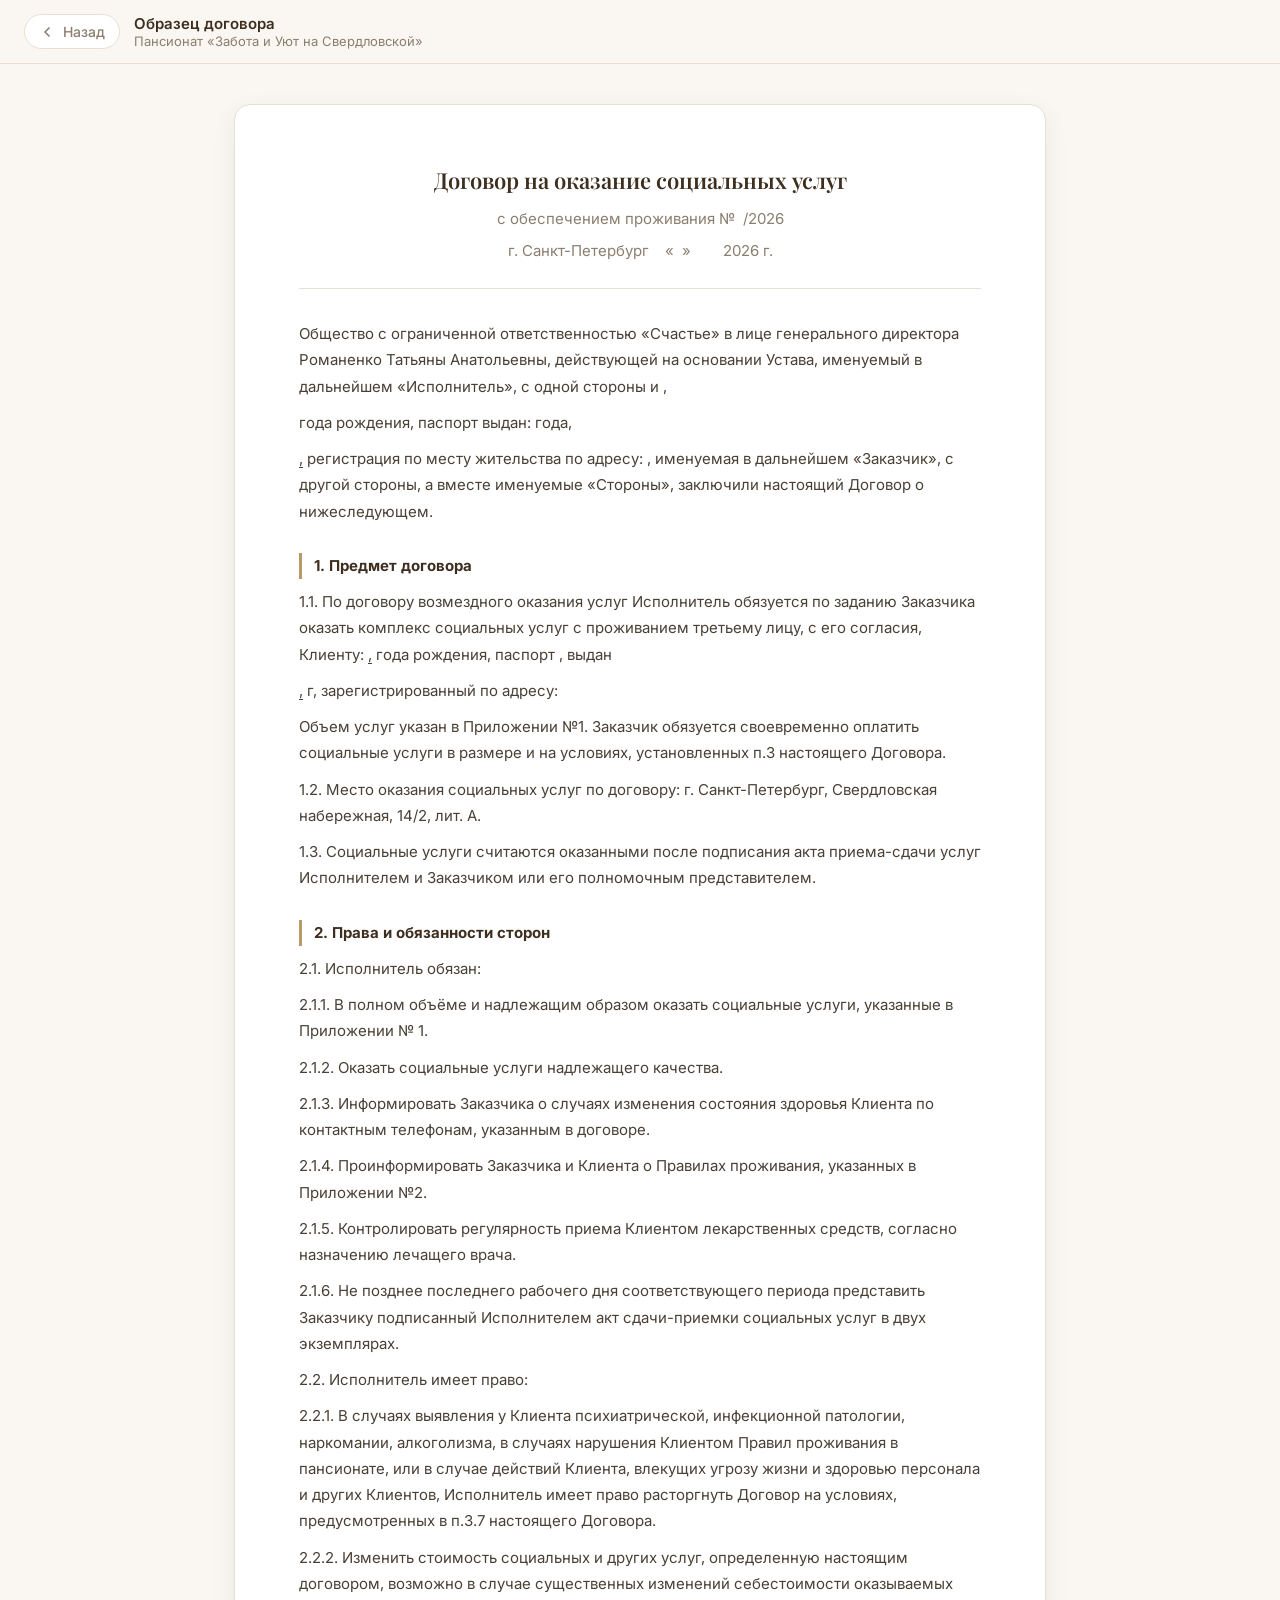
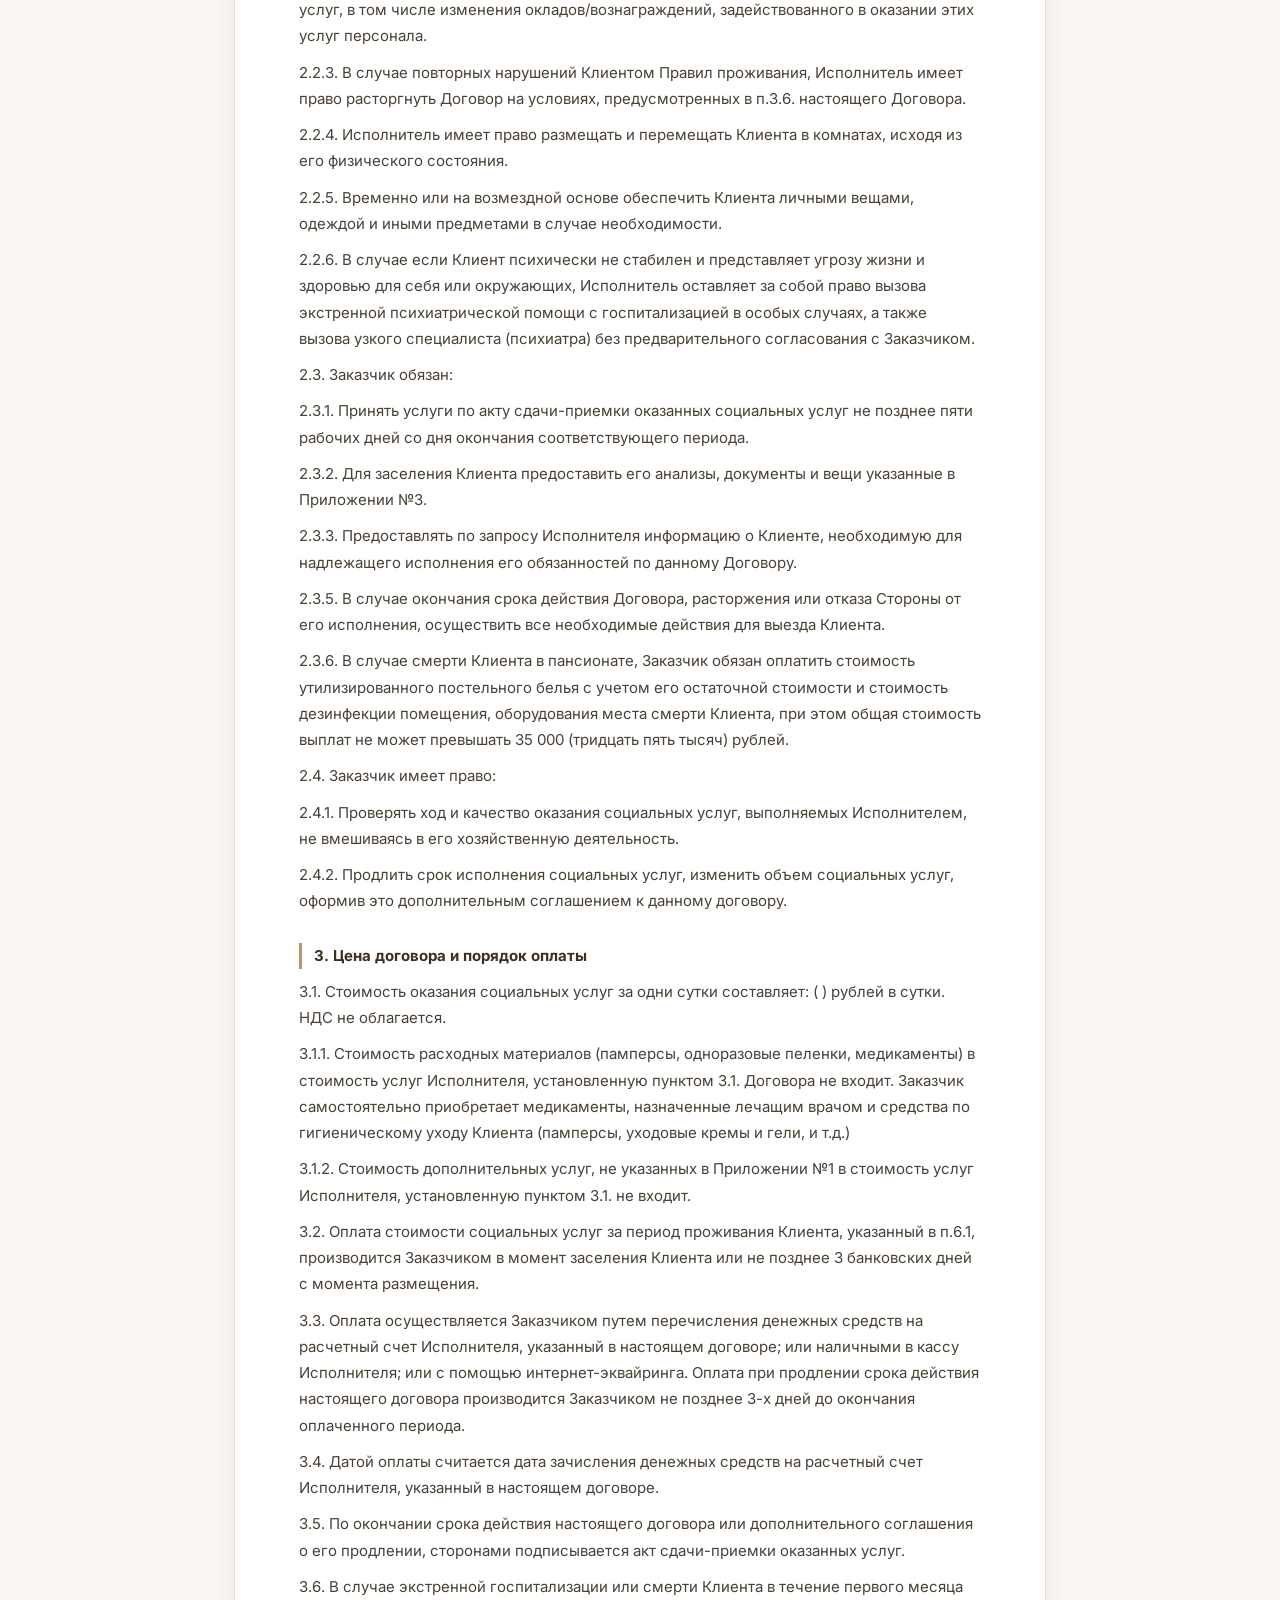
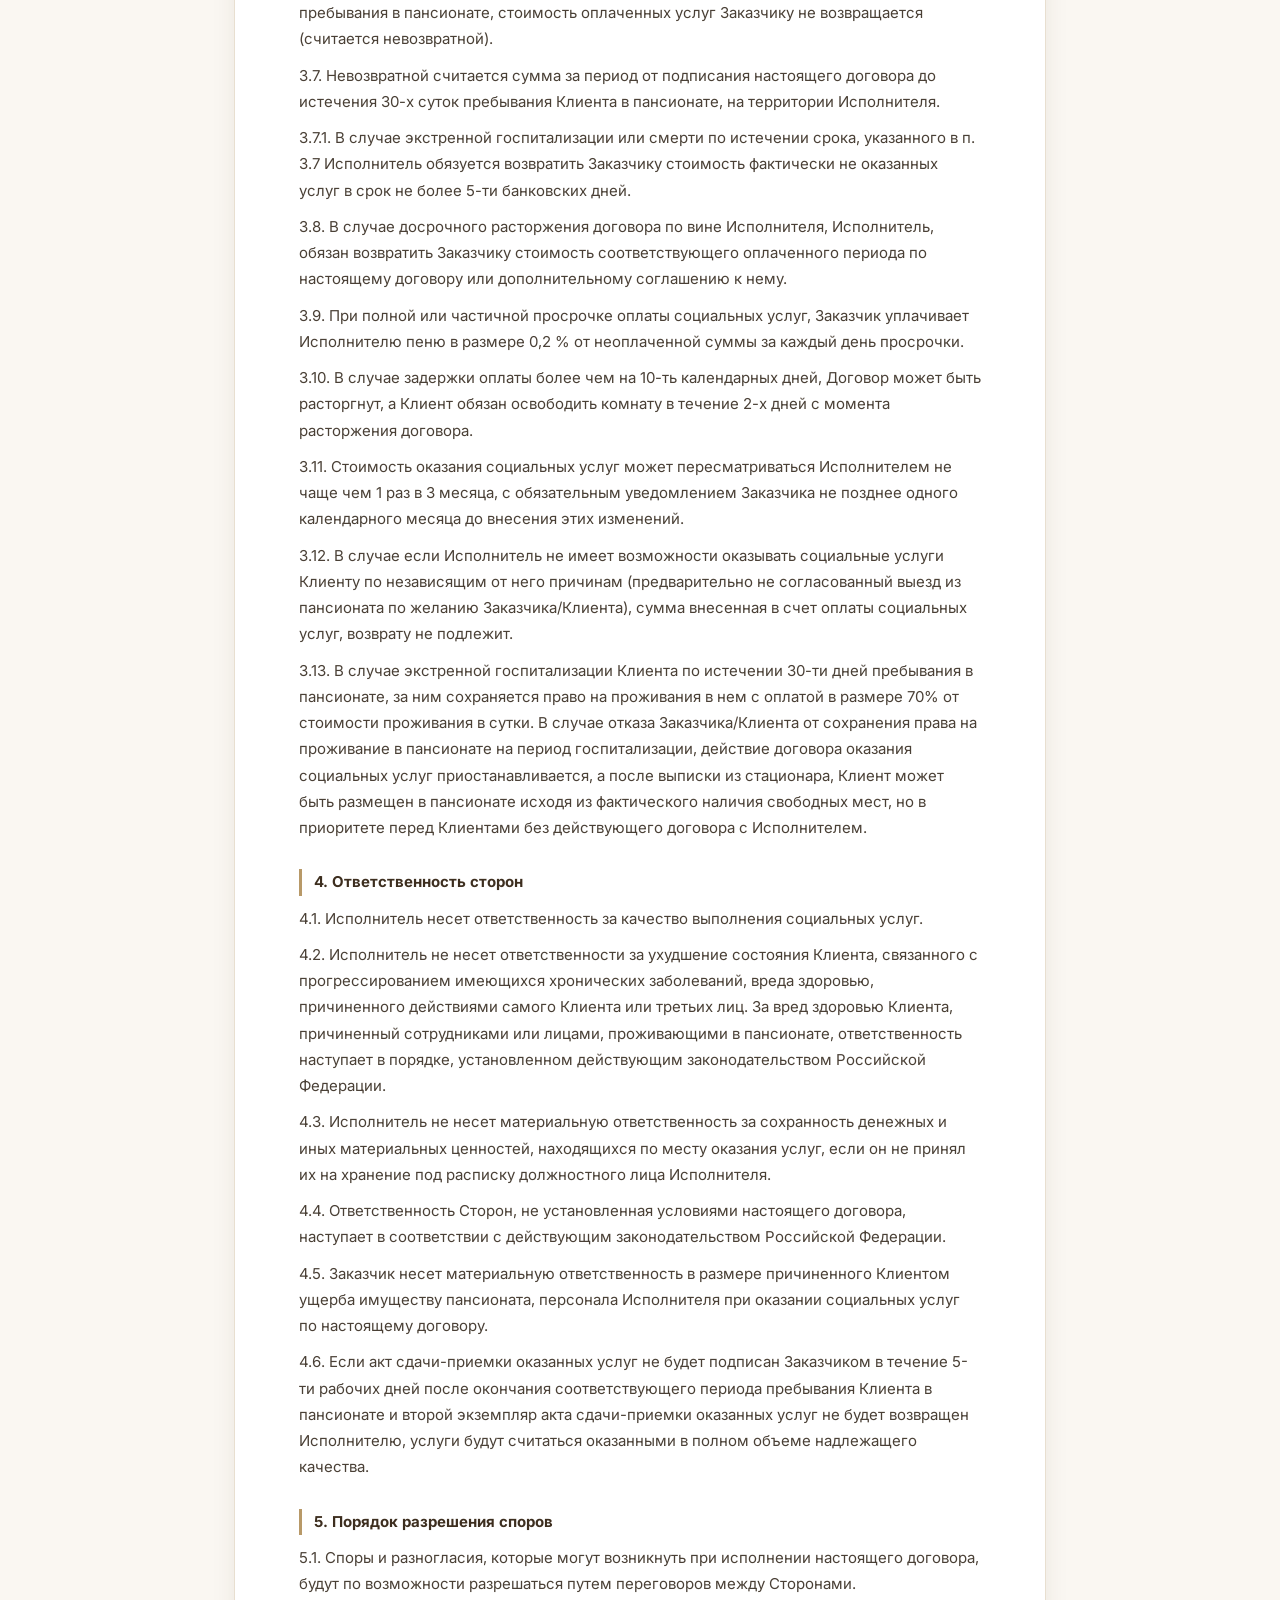
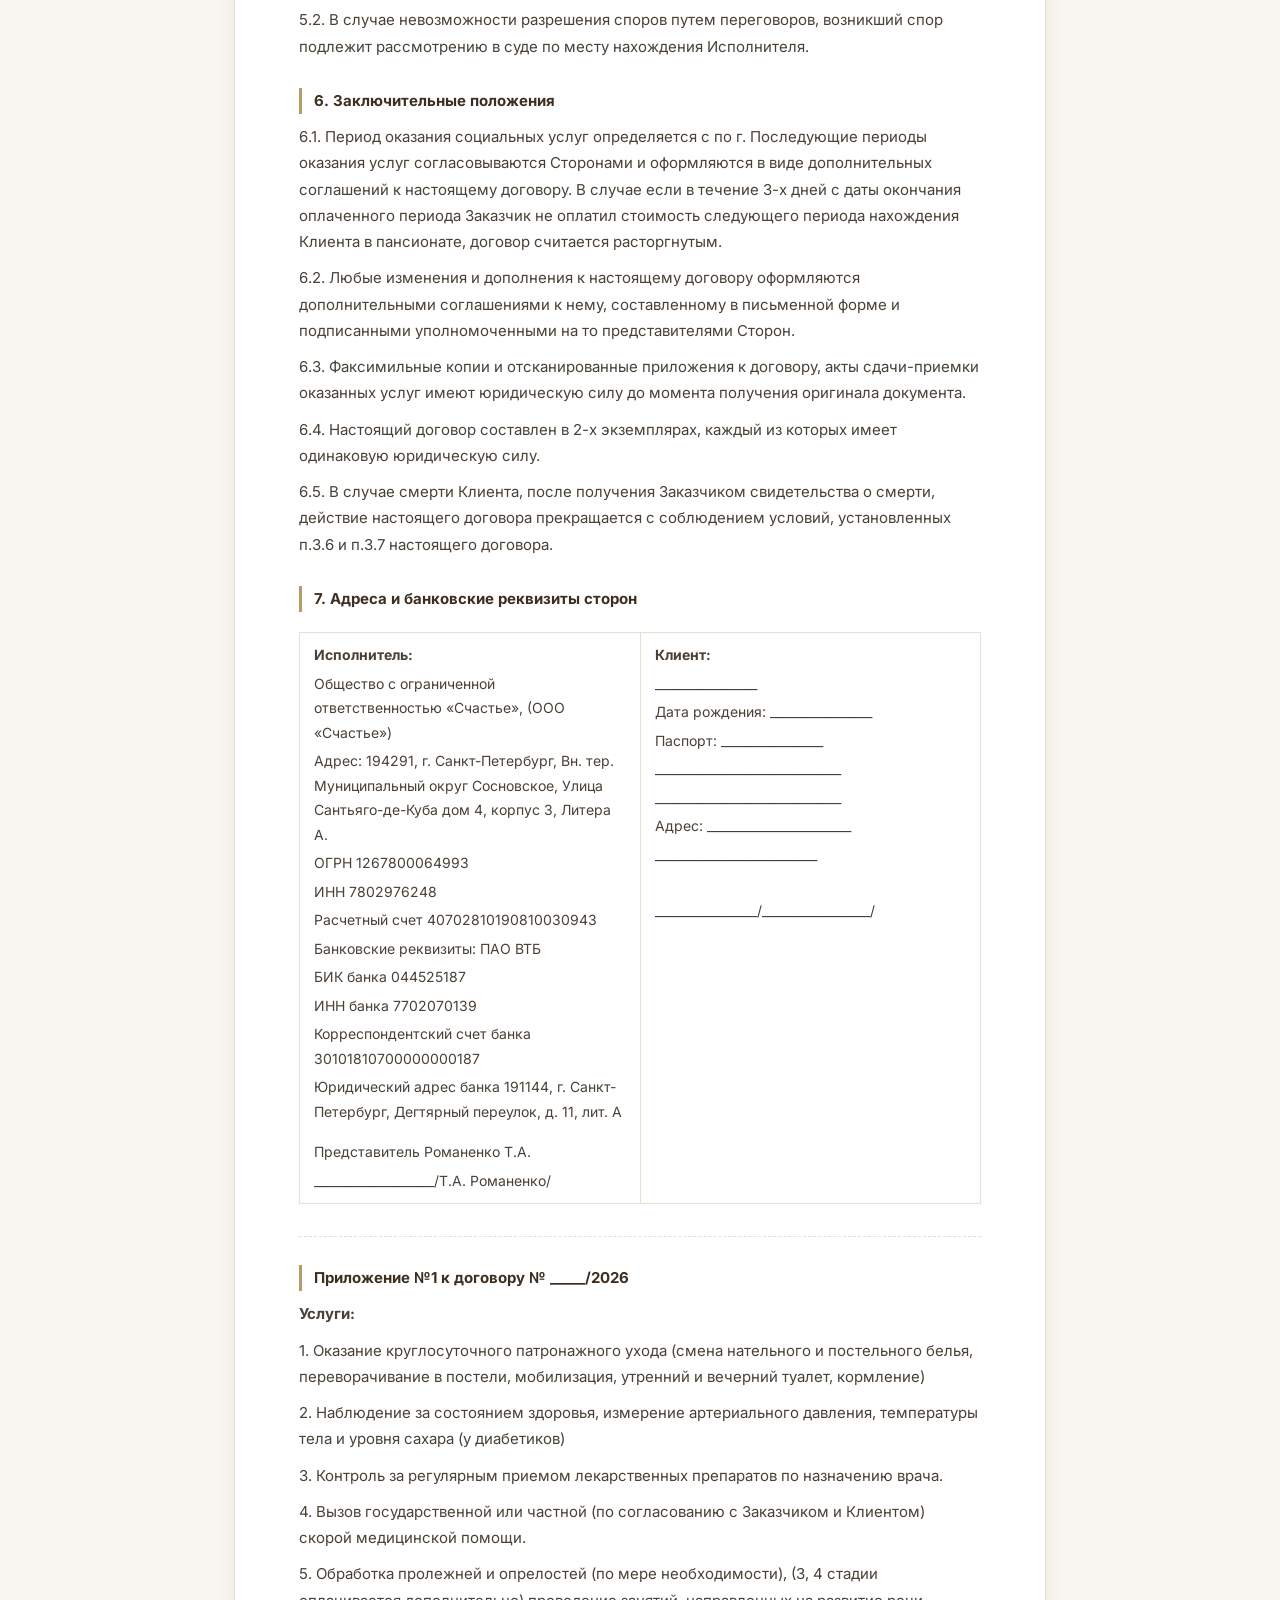
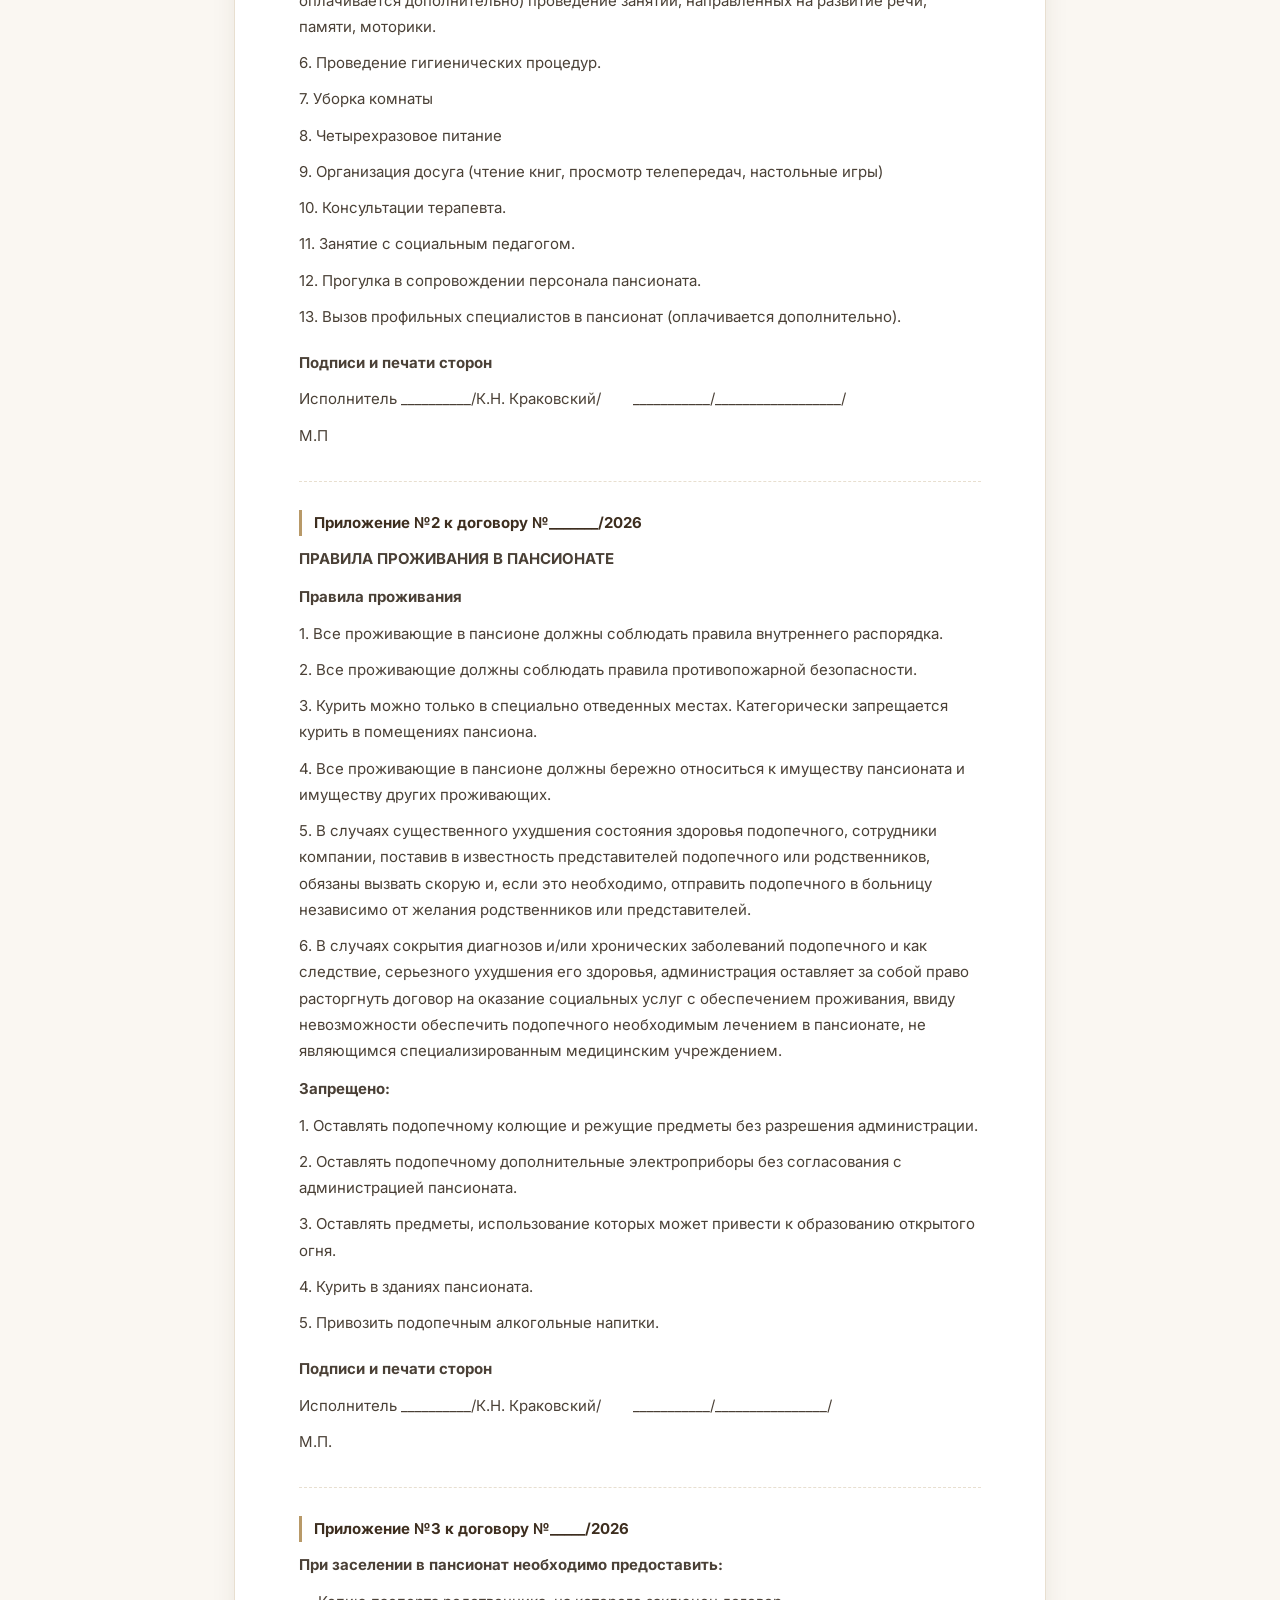
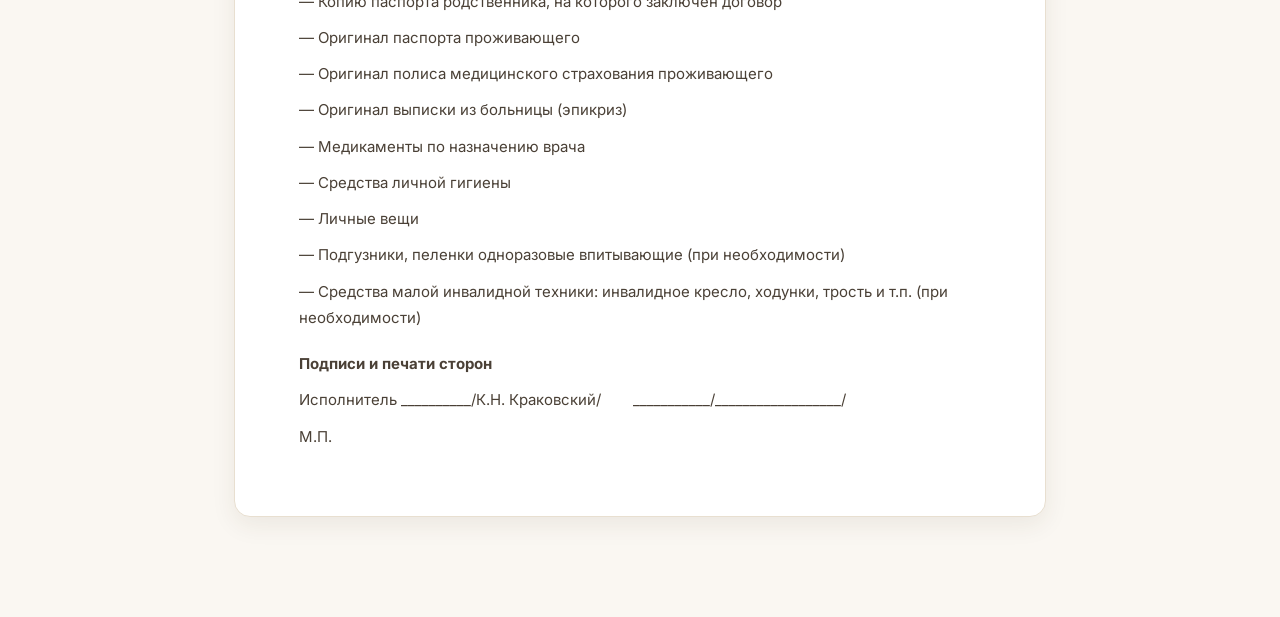
<file: view-dogovor-sverdlovskaya.html>
<!DOCTYPE html>
<html lang="ru">
<head>
    <meta charset="UTF-8">
    <meta name="viewport" content="width=device-width, initial-scale=1.0">

    <!-- Yandex.Metrika counter -->
    <script type="text/javascript">
        (function(m,e,t,r,i,k,a){
            m[i]=m[i]||function(){(m[i].a=m[i].a||[]).push(arguments)};
            m[i].l=1*new Date();
            for (var j = 0; j < document.scripts.length; j++) {if (document.scripts[j].src === r) { return; }}
            k=e.createElement(t),a=e.getElementsByTagName(t)[0],k.async=1,k.src=r,a.parentNode.insertBefore(k,a)
        })(window, document,'script','https://mc.yandex.ru/metrika/tag.js?id=110149316', 'ym');

        ym(110149316, 'init', {ssr:true, webvisor:true, clickmap:true, ecommerce:"dataLayer", referrer: document.referrer, url: location.href, accurateTrackBounce:true, trackLinks:true});
    </script>
    <noscript><div><img src="https://mc.yandex.ru/watch/110149316" style="position:absolute; left:-9999px;" alt="" /></div></noscript>
    <!-- /Yandex.Metrika counter -->

    <title>Образец договора — Забота и Уют на Свердловской</title>
    <link rel="icon" type="image/png" sizes="64x64" href="assets/img/site-mark.png">
    <link rel="apple-touch-icon" href="assets/img/site-mark.png">
    <link rel="preconnect" href="https://fonts.googleapis.com">
    <link rel="preconnect" href="https://fonts.gstatic.com" crossorigin>
    <link href="https://fonts.googleapis.com/css2?family=Inter:wght@400;500;600;700&family=Playfair+Display:ital,wght@0,500;0,600;0,700;1,500&display=swap" rel="stylesheet">
    <style>
        :root {
            --bg-cream: #FAF7F2;
            --bg-soft: #F5EFE5;
            --accent: #B89968;
            --accent-dark: #9C7E51;
            --accent-soft: #EFE4D0;
            --text-dark: #3D2E1F;
            --text-body: #4A4036;
            --text-muted: #8B7E6F;
            --border: #E8DFD0;
            --shadow-md: 0 8px 24px rgba(61,46,31,0.08);
        }
        * { margin: 0; padding: 0; box-sizing: border-box; }
        html { scroll-behavior: smooth; }
        body {
            font-family: 'Inter', -apple-system, sans-serif;
            background: var(--bg-cream);
            color: var(--text-body);
            min-height: 100vh;
        }

        /* TOP BAR */
        .topbar {
            position: sticky;
            top: 0;
            z-index: 100;
            background: rgba(250,247,242,0.95);
            backdrop-filter: blur(8px);
            border-bottom: 1px solid var(--border);
            padding: 14px 24px;
            display: flex;
            align-items: center;
            justify-content: space-between;
            gap: 16px;
        }
        .topbar-left {
            display: flex;
            align-items: center;
            gap: 14px;
        }
        .back-btn {
            display: inline-flex;
            align-items: center;
            gap: 8px;
            font-size: 14px;
            font-weight: 500;
            color: var(--text-muted);
            text-decoration: none;
            padding: 8px 14px;
            border: 1px solid var(--border);
            border-radius: 999px;
            transition: all 0.25s ease;
            background: white;
        }
        .back-btn:hover {
            color: var(--accent-dark);
            border-color: var(--accent);
            background: var(--accent-soft);
        }
        .back-btn svg { width: 16px; height: 16px; flex-shrink: 0; }
        .topbar-title {
            font-size: 15px;
            font-weight: 600;
            color: var(--text-dark);
        }
        .topbar-sub {
            font-size: 13px;
            color: var(--text-muted);
        }

        /* DOCUMENT AREA */
        .doc-wrap {
            max-width: 860px;
            margin: 40px auto;
            padding: 0 24px 60px;
        }
        .doc-paper {
            background: #ffffff;
            border: 1px solid var(--border);
            border-radius: 16px;
            padding: 56px 64px;
            box-shadow: var(--shadow-md);
            line-height: 1.75;
            font-size: 15px;
            color: var(--text-body);
        }

        .doc-paper p {
            margin-bottom: 10px;
        }
        .doc-paper p:empty { margin-bottom: 4px; }

        .doc-paper mark {
            background: none;
            color: inherit;
        }

        .doc-paper u {
            text-decoration: underline;
            text-underline-offset: 3px;
        }

        /* Section headings — numbered like "1. ...", "2. ...", etc. */
        .doc-paper p:has(> mark:only-child) {
            font-weight: 500;
        }

        /* Tables */
        .doc-paper table {
            width: 100%;
            border-collapse: collapse;
            margin: 20px 0;
            font-size: 14px;
        }
        .doc-paper table th,
        .doc-paper table td {
            border: 1px solid var(--border);
            padding: 10px 14px;
            vertical-align: top;
            text-align: left;
        }
        .doc-paper table th {
            background: var(--bg-soft);
            font-weight: 600;
        }
        .doc-paper table p {
            margin-bottom: 4px;
        }
        .doc-paper table p:last-child { margin-bottom: 0; }

        /* Doc header styling */
        .doc-header-block {
            text-align: center;
            margin-bottom: 32px;
            padding-bottom: 24px;
            border-bottom: 1px solid var(--border);
        }
        .doc-header-block h1 {
            font-family: 'Playfair Display', serif;
            font-size: 22px;
            font-weight: 600;
            color: var(--text-dark);
            margin-bottom: 6px;
        }
        .doc-header-block .doc-subtitle {
            font-size: 15px;
            color: var(--text-muted);
        }

        /* Section title marker */
        .doc-paper .section-title {
            font-weight: 700;
            color: var(--text-dark);
            margin-top: 28px;
            margin-bottom: 10px;
            font-size: 15px;
            border-left: 3px solid var(--accent);
            padding-left: 12px;
        }

        /* Appendix divider */
        .appendix-divider {
            border: none;
            border-top: 1px dashed var(--border);
            margin: 32px 0 24px;
        }

        @media (max-width: 700px) {
            .doc-paper { padding: 28px 20px; }
            .topbar-sub { display: none; }
        }
    </style>
</head>
<body>

    <div class="topbar">
        <div class="topbar-left">
            <a href="sverdlovskaya.html" class="back-btn">
                <svg viewBox="0 0 24 24" fill="none" stroke="currentColor" stroke-width="2.5" stroke-linecap="round" stroke-linejoin="round">
                    <polyline points="15 18 9 12 15 6"/>
                </svg>
                Назад
            </a>
            <div>
                <div class="topbar-title">Образец договора</div>
                <div class="topbar-sub">Пансионат «Забота и Уют на Свердловской»</div>
            </div>
        </div>
    </div>

    <div class="doc-wrap">
        <div class="doc-paper">

            <div class="doc-header-block">
                <h1>Договор на оказание социальных услуг</h1>
                <div class="doc-subtitle">с обеспечением проживания № &nbsp;/2026</div>
                <div class="doc-subtitle" style="margin-top:6px;">г. Санкт-Петербург &nbsp;&nbsp; «&nbsp;&nbsp;» &nbsp;&nbsp;&nbsp;&nbsp;&nbsp;&nbsp; 2026 г.</div>
            </div>

            <p>Общество с ограниченной ответственностью «Счастье» в лице генерального директора Романенко Татьяны Анатольевны, действующей на основании Устава, именуемый в дальнейшем «Исполнитель», с одной стороны и ,</p>
            <p>года рождения, паспорт выдан: года,</p>
            <p><u>,</u> регистрация по месту жительства по адресу: , именуемая в дальнейшем «Заказчик», с другой стороны, а вместе именуемые «Стороны», заключили настоящий Договор о нижеследующем.</p>

            <p class="section-title">1. Предмет договора</p>
            <p>1.1. По договору возмездного оказания услуг Исполнитель обязуется по заданию Заказчика оказать комплекс социальных услуг с проживанием третьему лицу, с его согласия, Клиенту: <u>,</u> года рождения, паспорт , выдан</p>
            <p><u>,</u> г, зарегистрированный по адресу:</p>
            <p>Объем услуг указан в Приложении №1. Заказчик обязуется своевременно оплатить социальные услуги в размере и на условиях, установленных п.3 настоящего Договора.</p>
            <p>1.2. Место оказания социальных услуг по договору: г. Санкт-Петербург, Свердловская набережная, 14/2, лит. А.</p>
            <p>1.3. Социальные услуги считаются оказанными после подписания акта приема-сдачи услуг Исполнителем и Заказчиком или его полномочным представителем.</p>

            <p class="section-title">2. Права и обязанности сторон</p>
            <p>2.1. Исполнитель обязан:</p>
            <p>2.1.1. В полном объёме и надлежащим образом оказать социальные услуги, указанные в Приложении № 1.</p>
            <p>2.1.2. Оказать социальные услуги надлежащего качества.</p>
            <p>2.1.3. Информировать Заказчика о случаях изменения состояния здоровья Клиента по контактным телефонам, указанным в договоре.</p>
            <p>2.1.4. Проинформировать Заказчика и Клиента о Правилах проживания, указанных в Приложении №2.</p>
            <p>2.1.5. Контролировать регулярность приема Клиентом лекарственных средств, согласно назначению лечащего врача.</p>
            <p>2.1.6. Не позднее последнего рабочего дня соответствующего периода представить Заказчику подписанный Исполнителем акт сдачи-приемки социальных услуг в двух экземплярах.</p>
            <p>2.2. Исполнитель имеет право:</p>
            <p>2.2.1. В случаях выявления у Клиента психиатрической, инфекционной патологии, наркомании, алкоголизма, в случаях нарушения Клиентом Правил проживания в пансионате, или в случае действий Клиента, влекущих угрозу жизни и здоровью персонала и других Клиентов, Исполнитель имеет право расторгнуть Договор на условиях, предусмотренных в п.3.7 настоящего Договора.</p>
            <p>2.2.2. Изменить стоимость социальных и других услуг, определенную настоящим договором, возможно в случае существенных изменений себестоимости оказываемых услуг, в том числе изменения окладов/вознаграждений, задействованного в оказании этих услуг персонала.</p>
            <p>2.2.3. В случае повторных нарушений Клиентом Правил проживания, Исполнитель имеет право расторгнуть Договор на условиях, предусмотренных в п.3.6. настоящего Договора.</p>
            <p>2.2.4. Исполнитель имеет право размещать и перемещать Клиента в комнатах, исходя из его физического состояния.</p>
            <p>2.2.5. Временно или на возмездной основе обеспечить Клиента личными вещами, одеждой и иными предметами в случае необходимости.</p>
            <p>2.2.6. В случае если Клиент психически не стабилен и представляет угрозу жизни и здоровью для себя или окружающих, Исполнитель оставляет за собой право вызова экстренной психиатрической помощи с госпитализацией в особых случаях, а также вызова узкого специалиста (психиатра) без предварительного согласования с Заказчиком.</p>
            <p>2.3. Заказчик обязан:</p>
            <p>2.3.1. Принять услуги по акту сдачи-приемки оказанных социальных услуг не позднее пяти рабочих дней со дня окончания соответствующего периода.</p>
            <p>2.3.2. Для заселения Клиента предоставить его анализы, документы и вещи указанные в Приложении №3.</p>
            <p>2.3.3. Предоставлять по запросу Исполнителя информацию о Клиенте, необходимую для надлежащего исполнения его обязанностей по данному Договору.</p>
            <p>2.3.5. В случае окончания срока действия Договора, расторжения или отказа Стороны от его исполнения, осуществить все необходимые действия для выезда Клиента.</p>
            <p>2.3.6. В случае смерти Клиента в пансионате, Заказчик обязан оплатить стоимость утилизированного постельного белья с учетом его остаточной стоимости и стоимость дезинфекции помещения, оборудования места смерти Клиента, при этом общая стоимость выплат не может превышать 35 000 (тридцать пять тысяч) рублей.</p>
            <p>2.4. Заказчик имеет право:</p>
            <p>2.4.1. Проверять ход и качество оказания социальных услуг, выполняемых Исполнителем, не вмешиваясь в его хозяйственную деятельность.</p>
            <p>2.4.2. Продлить срок исполнения социальных услуг, изменить объем социальных услуг, оформив это дополнительным соглашением к данному договору.</p>

            <p class="section-title">3. Цена договора и порядок оплаты</p>
            <p>3.1. Стоимость оказания социальных услуг за одни сутки составляет: ( ) рублей в сутки. НДС не облагается.</p>
            <p>3.1.1. Стоимость расходных материалов (памперсы, одноразовые пеленки, медикаменты) в стоимость услуг Исполнителя, установленную пунктом 3.1. Договора не входит. Заказчик самостоятельно приобретает медикаменты, назначенные лечащим врачом и средства по гигиеническому уходу Клиента (памперсы, уходовые кремы и гели, и т.д.)</p>
            <p>3.1.2. Стоимость дополнительных услуг, не указанных в Приложении №1 в стоимость услуг Исполнителя, установленную пунктом 3.1. не входит.</p>
            <p>3.2. Оплата стоимости социальных услуг за период проживания Клиента, указанный в п.6.1, производится Заказчиком в момент заселения Клиента или не позднее 3 банковских дней с момента размещения.</p>
            <p>3.3. Оплата осуществляется Заказчиком путем перечисления денежных средств на расчетный счет Исполнителя, указанный в настоящем договоре; или наличными в кассу Исполнителя; или с помощью интернет-эквайринга. Оплата при продлении срока действия настоящего договора производится Заказчиком не позднее 3-х дней до окончания оплаченного периода.</p>
            <p>3.4. Датой оплаты считается дата зачисления денежных средств на расчетный счет Исполнителя, указанный в настоящем договоре.</p>
            <p>3.5. По окончании срока действия настоящего договора или дополнительного соглашения о его продлении, сторонами подписывается акт сдачи-приемки оказанных услуг.</p>
            <p>3.6. В случае экстренной госпитализации или смерти Клиента в течение первого месяца пребывания в пансионате, стоимость оплаченных услуг Заказчику не возвращается (считается невозвратной).</p>
            <p>3.7. Невозвратной считается сумма за период от подписания настоящего договора до истечения 30-х суток пребывания Клиента в пансионате, на территории Исполнителя.</p>
            <p>3.7.1. В случае экстренной госпитализации или смерти по истечении срока, указанного в п. 3.7 Исполнитель обязуется возвратить Заказчику стоимость фактически не оказанных услуг в срок не более 5-ти банковских дней.</p>
            <p>3.8. В случае досрочного расторжения договора по вине Исполнителя, Исполнитель, обязан возвратить Заказчику стоимость соответствующего оплаченного периода по настоящему договору или дополнительному соглашению к нему.</p>
            <p>3.9. При полной или частичной просрочке оплаты социальных услуг, Заказчик уплачивает Исполнителю пеню в размере 0,2 % от неоплаченной суммы за каждый день просрочки.</p>
            <p>3.10. В случае задержки оплаты более чем на 10-ть календарных дней, Договор может быть расторгнут, а Клиент обязан освободить комнату в течение 2-х дней с момента расторжения договора.</p>
            <p>3.11. Стоимость оказания социальных услуг может пересматриваться Исполнителем не чаще чем 1 раз в 3 месяца, с обязательным уведомлением Заказчика не позднее одного календарного месяца до внесения этих изменений.</p>
            <p>3.12. В случае если Исполнитель не имеет возможности оказывать социальные услуги Клиенту по независящим от него причинам (предварительно не согласованный выезд из пансионата по желанию Заказчика/Клиента), сумма внесенная в счет оплаты социальных услуг, возврату не подлежит.</p>
            <p>3.13. В случае экстренной госпитализации Клиента по истечении 30-ти дней пребывания в пансионате, за ним сохраняется право на проживания в нем с оплатой в размере 70% от стоимости проживания в сутки. В случае отказа Заказчика/Клиента от сохранения права на проживание в пансионате на период госпитализации, действие договора оказания социальных услуг приостанавливается, а после выписки из стационара, Клиент может быть размещен в пансионате исходя из фактического наличия свободных мест, но в приоритете перед Клиентами без действующего договора с Исполнителем.</p>

            <p class="section-title">4. Ответственность сторон</p>
            <p>4.1. Исполнитель несет ответственность за качество выполнения социальных услуг.</p>
            <p>4.2. Исполнитель не несет ответственности за ухудшение состояния Клиента, связанного с прогрессированием имеющихся хронических заболеваний, вреда здоровью, причиненного действиями самого Клиента или третьих лиц. За вред здоровью Клиента, причиненный сотрудниками или лицами, проживающими в пансионате, ответственность наступает в порядке, установленном действующим законодательством Российской Федерации.</p>
            <p>4.3. Исполнитель не несет материальную ответственность за сохранность денежных и иных материальных ценностей, находящихся по месту оказания услуг, если он не принял их на хранение под расписку должностного лица Исполнителя.</p>
            <p>4.4. Ответственность Сторон, не установленная условиями настоящего договора, наступает в соответствии с действующим законодательством Российской Федерации.</p>
            <p>4.5. Заказчик несет материальную ответственность в размере причиненного Клиентом ущерба имуществу пансионата, персонала Исполнителя при оказании социальных услуг по настоящему договору.</p>
            <p>4.6. Если акт сдачи-приемки оказанных услуг не будет подписан Заказчиком в течение 5-ти рабочих дней после окончания соответствующего периода пребывания Клиента в пансионате и второй экземпляр акта сдачи-приемки оказанных услуг не будет возвращен Исполнителю, услуги будут считаться оказанными в полном объеме надлежащего качества.</p>

            <p class="section-title">5. Порядок разрешения споров</p>
            <p>5.1. Споры и разногласия, которые могут возникнуть при исполнении настоящего договора, будут по возможности разрешаться путем переговоров между Сторонами.</p>
            <p>5.2. В случае невозможности разрешения споров путем переговоров, возникший спор подлежит рассмотрению в суде по месту нахождения Исполнителя.</p>

            <p class="section-title">6. Заключительные положения</p>
            <p>6.1. Период оказания социальных услуг определяется с по г. Последующие периоды оказания услуг согласовываются Сторонами и оформляются в виде дополнительных соглашений к настоящему договору. В случае если в течение 3-х дней с даты окончания оплаченного периода Заказчик не оплатил стоимость следующего периода нахождения Клиента в пансионате, договор считается расторгнутым.</p>
            <p>6.2. Любые изменения и дополнения к настоящему договору оформляются дополнительными соглашениями к нему, составленному в письменной форме и подписанными уполномоченными на то представителями Сторон.</p>
            <p>6.3. Факсимильные копии и отсканированные приложения к договору, акты сдачи-приемки оказанных услуг имеют юридическую силу до момента получения оригинала документа.</p>
            <p>6.4. Настоящий договор составлен в 2-х экземплярах, каждый из которых имеет одинаковую юридическую силу.</p>
            <p>6.5. В случае смерти Клиента, после получения Заказчиком свидетельства о смерти, действие настоящего договора прекращается с соблюдением условий, установленных п.3.6 и п.3.7 настоящего договора.</p>

            <p class="section-title">7. Адреса и банковские реквизиты сторон</p>
            <table>
                <tbody>
                    <tr>
                        <td style="width:50%;">
                            <p><strong>Исполнитель:</strong></p>
                            <p>Общество с ограниченной ответственностью «Счастье», (ООО «Счастье»)</p>
                            <p>Адрес: 194291, г. Санкт-Петербург, Вн. тер. Муниципальный округ Сосновское, Улица Сантьяго-де-Куба дом 4, корпус 3, Литера А.</p>
                            <p>ОГРН 1267800064993</p>
                            <p>ИНН 7802976248</p>
                            <p>Расчетный счет 40702810190810030943</p>
                            <p>Банковские реквизиты: ПАО ВТБ</p>
                            <p>БИК банка 044525187</p>
                            <p>ИНН банка 7702070139</p>
                            <p>Корреспондентский счет банка 30101810700000000187</p>
                            <p>Юридический адрес банка 191144, г. Санкт-Петербург, Дегтярный переулок, д. 11, лит. А</p>
                            <p style="margin-top:16px;">Представитель Романенко Т.А.</p>
                            <p>____________________/Т.А. Романенко/</p>
                        </td>
                        <td style="width:50%;">
                            <p><strong>Клиент:</strong></p>
                            <p>_________________</p>
                            <p>Дата рождения: _________________</p>
                            <p>Паспорт: _________________</p>
                            <p>_______________________________</p>
                            <p>_______________________________</p>
                            <p>Адрес: ________________________</p>
                            <p>___________________________</p>
                            <p style="margin-top:32px;">_________________/__________________/</p>
                        </td>
                    </tr>
                </tbody>
            </table>

            <hr class="appendix-divider">

            <p class="section-title">Приложение №1 к договору № _____/2026</p>
            <p><strong>Услуги:</strong></p>
            <p>1. Оказание круглосуточного патронажного ухода (смена нательного и постельного белья, переворачивание в постели, мобилизация, утренний и вечерний туалет, кормление)</p>
            <p>2. Наблюдение за состоянием здоровья, измерение артериального давления, температуры тела и уровня сахара (у диабетиков)</p>
            <p>3. Контроль за регулярным приемом лекарственных препаратов по назначению врача.</p>
            <p>4. Вызов государственной или частной (по согласованию с Заказчиком и Клиентом) скорой медицинской помощи.</p>
            <p>5. Обработка пролежней и опрелостей (по мере необходимости), (3, 4 стадии оплачивается дополнительно) проведение занятий, направленных на развитие речи, памяти, моторики.</p>
            <p>6. Проведение гигиенических процедур.</p>
            <p>7. Уборка комнаты</p>
            <p>8. Четырехразовое питание</p>
            <p>9. Организация досуга (чтение книг, просмотр телепередач, настольные игры)</p>
            <p>10. Консультации терапевта.</p>
            <p>11. Занятие с социальным педагогом.</p>
            <p>12. Прогулка в сопровождении персонала пансионата.</p>
            <p>13. Вызов профильных специалистов в пансионат (оплачивается дополнительно).</p>
            <p style="margin-top:20px;"><strong>Подписи и печати сторон</strong></p>
            <p>Исполнитель __________/К.Н. Краковский/ &nbsp;&nbsp;&nbsp;&nbsp;&nbsp;&nbsp; ___________/__________________/</p>
            <p>М.П</p>

            <hr class="appendix-divider">

            <p class="section-title">Приложение №2 к договору №_______/2026</p>
            <p><strong>ПРАВИЛА ПРОЖИВАНИЯ В ПАНСИОНАТЕ</strong></p>
            <p style="margin-top:12px;"><strong>Правила проживания</strong></p>
            <p>1. Все проживающие в пансионе должны соблюдать правила внутреннего распорядка.</p>
            <p>2. Все проживающие должны соблюдать правила противопожарной безопасности.</p>
            <p>3. Курить можно только в специально отведенных местах. Категорически запрещается курить в помещениях пансиона.</p>
            <p>4. Все проживающие в пансионе должны бережно относиться к имуществу пансионата и имуществу других проживающих.</p>
            <p>5. В случаях существенного ухудшения состояния здоровья подопечного, сотрудники компании, поставив в известность представителей подопечного или родственников, обязаны вызвать скорую и, если это необходимо, отправить подопечного в больницу независимо от желания родственников или представителей.</p>
            <p>6. В случаях сокрытия диагнозов и/или хронических заболеваний подопечного и как следствие, серьезного ухудшения его здоровья, администрация оставляет за собой право расторгнуть договор на оказание социальных услуг с обеспечением проживания, ввиду невозможности обеспечить подопечного необходимым лечением в пансионате, не являющимся специализированным медицинским учреждением.</p>
            <p style="margin-top:12px;"><strong>Запрещено:</strong></p>
            <p>1. Оставлять подопечному колющие и режущие предметы без разрешения администрации.</p>
            <p>2. Оставлять подопечному дополнительные электроприборы без согласования с администрацией пансионата.</p>
            <p>3. Оставлять предметы, использование которых может привести к образованию открытого огня.</p>
            <p>4. Курить в зданиях пансионата.</p>
            <p>5. Привозить подопечным алкогольные напитки.</p>
            <p style="margin-top:20px;"><strong>Подписи и печати сторон</strong></p>
            <p>Исполнитель __________/К.Н. Краковский/ &nbsp;&nbsp;&nbsp;&nbsp;&nbsp;&nbsp; ___________/________________/</p>
            <p>М.П.</p>

            <hr class="appendix-divider">

            <p class="section-title">Приложение №3 к договору №_____/2026</p>
            <p><strong>При заселении в пансионат необходимо предоставить:</strong></p>
            <p>— Копию паспорта родственника, на которого заключен договор</p>
            <p>— Оригинал паспорта проживающего</p>
            <p>— Оригинал полиса медицинского страхования проживающего</p>
            <p>— Оригинал выписки из больницы (эпикриз)</p>
            <p>— Медикаменты по назначению врача</p>
            <p>— Средства личной гигиены</p>
            <p>— Личные вещи</p>
            <p>— Подгузники, пеленки одноразовые впитывающие (при необходимости)</p>
            <p>— Средства малой инвалидной техники: инвалидное кресло, ходунки, трость и т.п. (при необходимости)</p>
            <p style="margin-top:20px;"><strong>Подписи и печати сторон</strong></p>
            <p>Исполнитель __________/К.Н. Краковский/ &nbsp;&nbsp;&nbsp;&nbsp;&nbsp;&nbsp; ___________/__________________/</p>
            <p>М.П.</p>

        </div>
    </div>

</body>
</html>
</file>
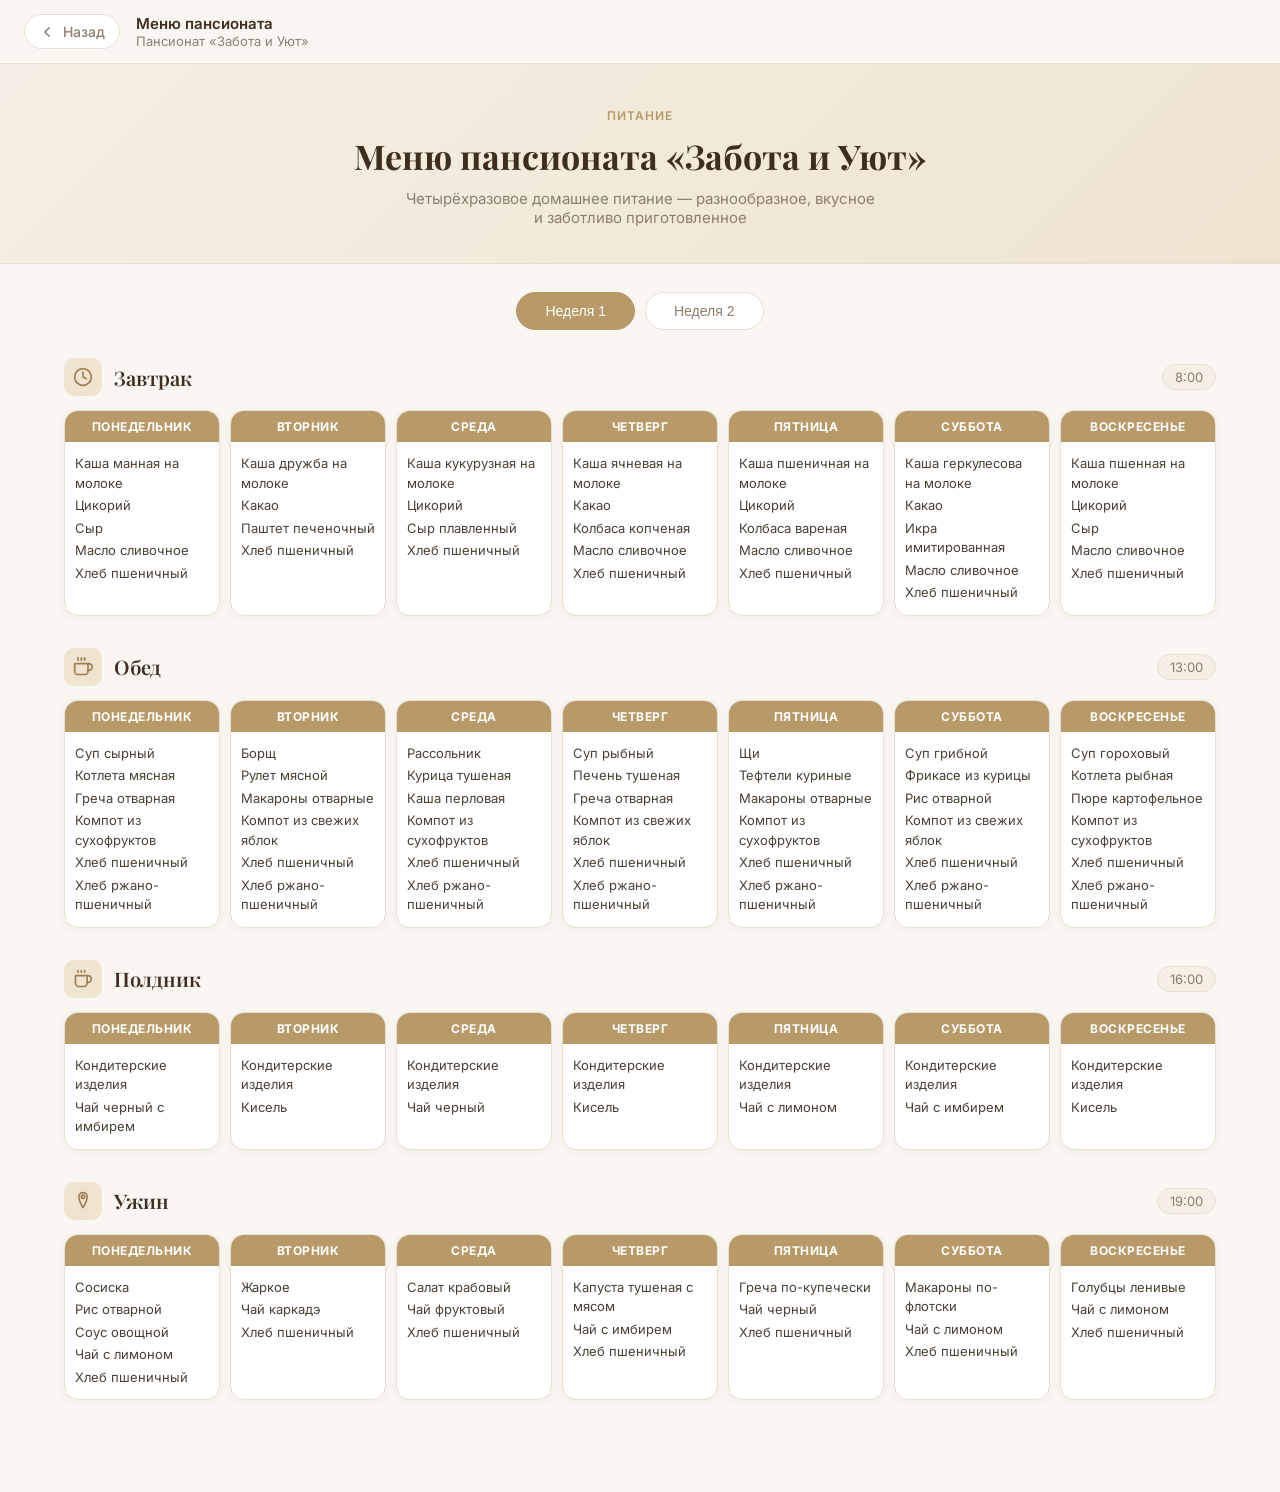
<file: view-menu.html>
<!DOCTYPE html>
<html lang="ru">
<head>
    <meta charset="UTF-8">
    <meta name="viewport" content="width=device-width, initial-scale=1.0">

    <!-- Yandex.Metrika counter -->
    <script type="text/javascript">
        (function(m,e,t,r,i,k,a){
            m[i]=m[i]||function(){(m[i].a=m[i].a||[]).push(arguments)};
            m[i].l=1*new Date();
            for (var j = 0; j < document.scripts.length; j++) {if (document.scripts[j].src === r) { return; }}
            k=e.createElement(t),a=e.getElementsByTagName(t)[0],k.async=1,k.src=r,a.parentNode.insertBefore(k,a)
        })(window, document,'script','https://mc.yandex.ru/metrika/tag.js?id=110149316', 'ym');

        ym(110149316, 'init', {ssr:true, webvisor:true, clickmap:true, ecommerce:"dataLayer", referrer: document.referrer, url: location.href, accurateTrackBounce:true, trackLinks:true});
    </script>
    <noscript><div><img src="https://mc.yandex.ru/watch/110149316" style="position:absolute; left:-9999px;" alt="" /></div></noscript>
    <!-- /Yandex.Metrika counter -->

    <title>Меню пансионата «Забота и Уют»</title>
    <link rel="icon" type="image/png" sizes="64x64" href="assets/img/site-mark.png">
    <link rel="apple-touch-icon" href="assets/img/site-mark.png">
    <link rel="preconnect" href="https://fonts.googleapis.com">
    <link rel="preconnect" href="https://fonts.gstatic.com" crossorigin>
    <link href="https://fonts.googleapis.com/css2?family=Inter:wght@400;500;600;700&family=Playfair+Display:ital,wght@0,500;0,600;0,700;1,500&display=swap" rel="stylesheet">
    <style>
        :root {
            --bg-cream: #FAF7F2;
            --bg-soft: #F5EFE5;
            --accent: #B89968;
            --accent-dark: #9C7E51;
            --accent-soft: #EFE4D0;
            --text-dark: #3D2E1F;
            --text-body: #4A4036;
            --text-muted: #8B7E6F;
            --border: #E8DFD0;
            --shadow-md: 0 8px 24px rgba(61,46,31,0.08);
        }
        * { margin: 0; padding: 0; box-sizing: border-box; }
        html { scroll-behavior: smooth; }
        body {
            font-family: 'Inter', -apple-system, sans-serif;
            background: var(--bg-cream);
            color: var(--text-body);
            min-height: 100vh;
        }

        /* TOP BAR */
        .topbar {
            position: sticky;
            top: 0;
            z-index: 100;
            background: rgba(250,247,242,0.95);
            backdrop-filter: blur(8px);
            border-bottom: 1px solid var(--border);
            padding: 14px 24px;
            display: flex;
            align-items: center;
            gap: 16px;
        }
        .back-btn {
            display: inline-flex;
            align-items: center;
            gap: 8px;
            font-size: 14px;
            font-weight: 500;
            color: var(--text-muted);
            text-decoration: none;
            padding: 8px 14px;
            border: 1px solid var(--border);
            border-radius: 999px;
            transition: all 0.25s ease;
            background: white;
            flex-shrink: 0;
        }
        .back-btn:hover {
            color: var(--accent-dark);
            border-color: var(--accent);
            background: var(--accent-soft);
        }
        .back-btn svg { width: 16px; height: 16px; }
        .topbar-title {
            font-size: 15px;
            font-weight: 600;
            color: var(--text-dark);
        }
        .topbar-sub {
            font-size: 13px;
            color: var(--text-muted);
        }

        /* HERO */
        .menu-hero {
            background: linear-gradient(135deg, var(--bg-soft) 0%, var(--accent-soft) 100%);
            border-bottom: 1px solid var(--border);
            padding: 40px 24px 36px;
            text-align: center;
        }
        .menu-hero-eyebrow {
            display: inline-block;
            font-size: 12px;
            font-weight: 600;
            letter-spacing: 0.08em;
            text-transform: uppercase;
            color: var(--accent);
            margin-bottom: 10px;
        }
        .menu-hero h1 {
            font-family: 'Playfair Display', serif;
            font-size: clamp(24px, 4vw, 34px);
            color: var(--text-dark);
            margin-bottom: 10px;
        }
        .menu-hero p {
            font-size: 15px;
            color: var(--text-muted);
            max-width: 480px;
            margin: 0 auto;
        }

        /* WEEK TABS */
        .week-tabs {
            display: flex;
            justify-content: center;
            gap: 10px;
            padding: 28px 24px 0;
        }
        .week-tab {
            padding: 10px 28px;
            border-radius: 999px;
            border: 1px solid var(--border);
            background: white;
            color: var(--text-muted);
            font-size: 14px;
            font-weight: 500;
            cursor: pointer;
            transition: all 0.25s ease;
        }
        .week-tab.active, .week-tab:hover {
            background: var(--accent);
            color: white;
            border-color: var(--accent);
        }

        /* MAIN CONTENT */
        .menu-wrap {
            max-width: 1200px;
            margin: 0 auto;
            padding: 28px 24px 60px;
        }

        .week-block { display: none; }
        .week-block.active { display: block; }

        /* MEAL SECTION */
        .meal-section {
            margin-bottom: 32px;
        }
        .meal-heading {
            display: flex;
            align-items: center;
            gap: 12px;
            margin-bottom: 14px;
        }
        .meal-icon {
            width: 38px;
            height: 38px;
            background: var(--accent-soft);
            border-radius: 10px;
            display: flex;
            align-items: center;
            justify-content: center;
            color: var(--accent-dark);
            flex-shrink: 0;
        }
        .meal-icon svg { width: 20px; height: 20px; }
        .meal-name {
            font-family: 'Playfair Display', serif;
            font-size: 20px;
            font-weight: 600;
            color: var(--text-dark);
        }
        .meal-time {
            font-size: 13px;
            color: var(--text-muted);
            margin-left: auto;
            background: var(--bg-soft);
            padding: 4px 12px;
            border-radius: 999px;
            border: 1px solid var(--border);
        }

        /* DAY CARDS */
        .days-grid {
            display: grid;
            grid-template-columns: repeat(7, 1fr);
            gap: 10px;
        }
        .day-card {
            background: white;
            border: 1px solid var(--border);
            border-radius: 14px;
            overflow: hidden;
            box-shadow: 0 2px 8px rgba(61,46,31,0.05);
        }
        .day-card-header {
            background: var(--accent);
            color: white;
            font-size: 12px;
            font-weight: 700;
            text-align: center;
            padding: 8px 6px;
            letter-spacing: 0.04em;
            text-transform: uppercase;
        }
        .day-card-body {
            padding: 12px 10px;
        }
        .day-card-body p {
            font-size: 13px;
            line-height: 1.5;
            color: var(--text-body);
            margin-bottom: 3px;
        }
        .day-card-body p:last-child { margin-bottom: 0; }

        @media (max-width: 900px) {
            .days-grid { grid-template-columns: repeat(4, 1fr); }
        }
        @media (max-width: 600px) {
            .days-grid { grid-template-columns: repeat(2, 1fr); }
            .meal-time { display: none; }
        }
    </style>
</head>
<body>

    <div class="topbar">
        <a href="index.html" class="back-btn">
            <svg viewBox="0 0 24 24" fill="none" stroke="currentColor" stroke-width="2.5" stroke-linecap="round" stroke-linejoin="round">
                <polyline points="15 18 9 12 15 6"/>
            </svg>
            Назад
        </a>
        <div>
            <div class="topbar-title">Меню пансионата</div>
            <div class="topbar-sub">Пансионат «Забота и Уют»</div>
        </div>
    </div>

    <div class="menu-hero">
        <span class="menu-hero-eyebrow">Питание</span>
        <h1>Меню пансионата «Забота и Уют»</h1>
        <p>Четырёхразовое домашнее питание — разнообразное, вкусное и заботливо приготовленное</p>
    </div>

    <div class="week-tabs">
        <button class="week-tab active" onclick="showWeek(1, this)">Неделя 1</button>
        <button class="week-tab" onclick="showWeek(2, this)">Неделя 2</button>
    </div>

    <div class="menu-wrap">

        <!-- WEEK 1 -->
        <div class="week-block active" id="week1">

            <div class="meal-section">
                <div class="meal-heading">
                    <div class="meal-icon">
                        <svg viewBox="0 0 24 24" fill="none" stroke="currentColor" stroke-width="2" stroke-linecap="round" stroke-linejoin="round"><circle cx="12" cy="12" r="10"/><polyline points="12 6 12 12 16 14"/></svg>
                    </div>
                    <span class="meal-name">Завтрак</span>
                    <span class="meal-time">8:00</span>
                </div>
                <div class="days-grid">
                    <div class="day-card">
                        <div class="day-card-header">Понедельник</div>
                        <div class="day-card-body">
                            <p>Каша манная на молоке</p>
                            <p>Цикорий</p>
                            <p>Сыр</p>
                            <p>Масло сливочное</p>
                            <p>Хлеб пшеничный</p>
                        </div>
                    </div>
                    <div class="day-card">
                        <div class="day-card-header">Вторник</div>
                        <div class="day-card-body">
                            <p>Каша дружба на молоке</p>
                            <p>Какао</p>
                            <p>Паштет печеночный</p>
                            <p>Хлеб пшеничный</p>
                        </div>
                    </div>
                    <div class="day-card">
                        <div class="day-card-header">Среда</div>
                        <div class="day-card-body">
                            <p>Каша кукурузная на молоке</p>
                            <p>Цикорий</p>
                            <p>Сыр плавленный</p>
                            <p>Хлеб пшеничный</p>
                        </div>
                    </div>
                    <div class="day-card">
                        <div class="day-card-header">Четверг</div>
                        <div class="day-card-body">
                            <p>Каша ячневая на молоке</p>
                            <p>Какао</p>
                            <p>Колбаса копченая</p>
                            <p>Масло сливочное</p>
                            <p>Хлеб пшеничный</p>
                        </div>
                    </div>
                    <div class="day-card">
                        <div class="day-card-header">Пятница</div>
                        <div class="day-card-body">
                            <p>Каша пшеничная на молоке</p>
                            <p>Цикорий</p>
                            <p>Колбаса вареная</p>
                            <p>Масло сливочное</p>
                            <p>Хлеб пшеничный</p>
                        </div>
                    </div>
                    <div class="day-card">
                        <div class="day-card-header">Суббота</div>
                        <div class="day-card-body">
                            <p>Каша геркулесова на молоке</p>
                            <p>Какао</p>
                            <p>Икра имитированная</p>
                            <p>Масло сливочное</p>
                            <p>Хлеб пшеничный</p>
                        </div>
                    </div>
                    <div class="day-card">
                        <div class="day-card-header">Воскресенье</div>
                        <div class="day-card-body">
                            <p>Каша пшенная на молоке</p>
                            <p>Цикорий</p>
                            <p>Сыр</p>
                            <p>Масло сливочное</p>
                            <p>Хлеб пшеничный</p>
                        </div>
                    </div>
                </div>
            </div>

            <div class="meal-section">
                <div class="meal-heading">
                    <div class="meal-icon">
                        <svg viewBox="0 0 24 24" fill="none" stroke="currentColor" stroke-width="2" stroke-linecap="round" stroke-linejoin="round"><path d="M18 8h1a4 4 0 0 1 0 8h-1"/><path d="M2 8h16v9a4 4 0 0 1-4 4H6a4 4 0 0 1-4-4V8z"/><line x1="6" y1="1" x2="6" y2="4"/><line x1="10" y1="1" x2="10" y2="4"/><line x1="14" y1="1" x2="14" y2="4"/></svg>
                    </div>
                    <span class="meal-name">Обед</span>
                    <span class="meal-time">13:00</span>
                </div>
                <div class="days-grid">
                    <div class="day-card">
                        <div class="day-card-header">Понедельник</div>
                        <div class="day-card-body">
                            <p>Суп сырный</p>
                            <p>Котлета мясная</p>
                            <p>Греча отварная</p>
                            <p>Компот из сухофруктов</p>
                            <p>Хлеб пшеничный</p>
                            <p>Хлеб ржано-пшеничный</p>
                        </div>
                    </div>
                    <div class="day-card">
                        <div class="day-card-header">Вторник</div>
                        <div class="day-card-body">
                            <p>Борщ</p>
                            <p>Рулет мясной</p>
                            <p>Макароны отварные</p>
                            <p>Компот из свежих яблок</p>
                            <p>Хлеб пшеничный</p>
                            <p>Хлеб ржано-пшеничный</p>
                        </div>
                    </div>
                    <div class="day-card">
                        <div class="day-card-header">Среда</div>
                        <div class="day-card-body">
                            <p>Рассольник</p>
                            <p>Курица тушеная</p>
                            <p>Каша перловая</p>
                            <p>Компот из сухофруктов</p>
                            <p>Хлеб пшеничный</p>
                            <p>Хлеб ржано-пшеничный</p>
                        </div>
                    </div>
                    <div class="day-card">
                        <div class="day-card-header">Четверг</div>
                        <div class="day-card-body">
                            <p>Суп рыбный</p>
                            <p>Печень тушеная</p>
                            <p>Греча отварная</p>
                            <p>Компот из свежих яблок</p>
                            <p>Хлеб пшеничный</p>
                            <p>Хлеб ржано-пшеничный</p>
                        </div>
                    </div>
                    <div class="day-card">
                        <div class="day-card-header">Пятница</div>
                        <div class="day-card-body">
                            <p>Щи</p>
                            <p>Тефтели куриные</p>
                            <p>Макароны отварные</p>
                            <p>Компот из сухофруктов</p>
                            <p>Хлеб пшеничный</p>
                            <p>Хлеб ржано-пшеничный</p>
                        </div>
                    </div>
                    <div class="day-card">
                        <div class="day-card-header">Суббота</div>
                        <div class="day-card-body">
                            <p>Суп грибной</p>
                            <p>Фрикасе из курицы</p>
                            <p>Рис отварной</p>
                            <p>Компот из свежих яблок</p>
                            <p>Хлеб пшеничный</p>
                            <p>Хлеб ржано-пшеничный</p>
                        </div>
                    </div>
                    <div class="day-card">
                        <div class="day-card-header">Воскресенье</div>
                        <div class="day-card-body">
                            <p>Суп гороховый</p>
                            <p>Котлета рыбная</p>
                            <p>Пюре картофельное</p>
                            <p>Компот из сухофруктов</p>
                            <p>Хлеб пшеничный</p>
                            <p>Хлеб ржано-пшеничный</p>
                        </div>
                    </div>
                </div>
            </div>

            <div class="meal-section">
                <div class="meal-heading">
                    <div class="meal-icon">
                        <svg viewBox="0 0 24 24" fill="none" stroke="currentColor" stroke-width="2" stroke-linecap="round" stroke-linejoin="round"><path d="M17 8h1a4 4 0 0 1 0 8h-1"/><path d="M3 8h14v9a4 4 0 0 1-4 4H7a4 4 0 0 1-4-4z"/><line x1="6" y1="2" x2="6" y2="4"/><line x1="10" y1="2" x2="10" y2="4"/><line x1="14" y1="2" x2="14" y2="4"/></svg>
                    </div>
                    <span class="meal-name">Полдник</span>
                    <span class="meal-time">16:00</span>
                </div>
                <div class="days-grid">
                    <div class="day-card">
                        <div class="day-card-header">Понедельник</div>
                        <div class="day-card-body">
                            <p>Кондитерские изделия</p>
                            <p>Чай черный с имбирем</p>
                        </div>
                    </div>
                    <div class="day-card">
                        <div class="day-card-header">Вторник</div>
                        <div class="day-card-body">
                            <p>Кондитерские изделия</p>
                            <p>Кисель</p>
                        </div>
                    </div>
                    <div class="day-card">
                        <div class="day-card-header">Среда</div>
                        <div class="day-card-body">
                            <p>Кондитерские изделия</p>
                            <p>Чай черный</p>
                        </div>
                    </div>
                    <div class="day-card">
                        <div class="day-card-header">Четверг</div>
                        <div class="day-card-body">
                            <p>Кондитерские изделия</p>
                            <p>Кисель</p>
                        </div>
                    </div>
                    <div class="day-card">
                        <div class="day-card-header">Пятница</div>
                        <div class="day-card-body">
                            <p>Кондитерские изделия</p>
                            <p>Чай с лимоном</p>
                        </div>
                    </div>
                    <div class="day-card">
                        <div class="day-card-header">Суббота</div>
                        <div class="day-card-body">
                            <p>Кондитерские изделия</p>
                            <p>Чай с имбирем</p>
                        </div>
                    </div>
                    <div class="day-card">
                        <div class="day-card-header">Воскресенье</div>
                        <div class="day-card-body">
                            <p>Кондитерские изделия</p>
                            <p>Кисель</p>
                        </div>
                    </div>
                </div>
            </div>

            <div class="meal-section">
                <div class="meal-heading">
                    <div class="meal-icon">
                        <svg viewBox="0 0 24 24" fill="none" stroke="currentColor" stroke-width="2" stroke-linecap="round" stroke-linejoin="round"><path d="M12 2a5 5 0 0 1 5 5c0 5-5 13-5 13S7 12 7 7a5 5 0 0 1 5-5z"/><circle cx="12" cy="7" r="2"/></svg>
                    </div>
                    <span class="meal-name">Ужин</span>
                    <span class="meal-time">19:00</span>
                </div>
                <div class="days-grid">
                    <div class="day-card">
                        <div class="day-card-header">Понедельник</div>
                        <div class="day-card-body">
                            <p>Сосиска</p>
                            <p>Рис отварной</p>
                            <p>Соус овощной</p>
                            <p>Чай с лимоном</p>
                            <p>Хлеб пшеничный</p>
                        </div>
                    </div>
                    <div class="day-card">
                        <div class="day-card-header">Вторник</div>
                        <div class="day-card-body">
                            <p>Жаркое</p>
                            <p>Чай каркадэ</p>
                            <p>Хлеб пшеничный</p>
                        </div>
                    </div>
                    <div class="day-card">
                        <div class="day-card-header">Среда</div>
                        <div class="day-card-body">
                            <p>Салат крабовый</p>
                            <p>Чай фруктовый</p>
                            <p>Хлеб пшеничный</p>
                        </div>
                    </div>
                    <div class="day-card">
                        <div class="day-card-header">Четверг</div>
                        <div class="day-card-body">
                            <p>Капуста тушеная с мясом</p>
                            <p>Чай с имбирем</p>
                            <p>Хлеб пшеничный</p>
                        </div>
                    </div>
                    <div class="day-card">
                        <div class="day-card-header">Пятница</div>
                        <div class="day-card-body">
                            <p>Греча по-купечески</p>
                            <p>Чай черный</p>
                            <p>Хлеб пшеничный</p>
                        </div>
                    </div>
                    <div class="day-card">
                        <div class="day-card-header">Суббота</div>
                        <div class="day-card-body">
                            <p>Макароны по-флотски</p>
                            <p>Чай с лимоном</p>
                            <p>Хлеб пшеничный</p>
                        </div>
                    </div>
                    <div class="day-card">
                        <div class="day-card-header">Воскресенье</div>
                        <div class="day-card-body">
                            <p>Голубцы ленивые</p>
                            <p>Чай с лимоном</p>
                            <p>Хлеб пшеничный</p>
                        </div>
                    </div>
                </div>
            </div>

        </div><!-- /week1 -->

        <!-- WEEK 2 -->
        <div class="week-block" id="week2">

            <div class="meal-section">
                <div class="meal-heading">
                    <div class="meal-icon">
                        <svg viewBox="0 0 24 24" fill="none" stroke="currentColor" stroke-width="2" stroke-linecap="round" stroke-linejoin="round"><circle cx="12" cy="12" r="10"/><polyline points="12 6 12 12 16 14"/></svg>
                    </div>
                    <span class="meal-name">Завтрак</span>
                    <span class="meal-time">8:00</span>
                </div>
                <div class="days-grid">
                    <div class="day-card">
                        <div class="day-card-header">Понедельник</div>
                        <div class="day-card-body">
                            <p>Каша манная на молоке</p>
                            <p>Какао</p>
                            <p>Колбаса копченая</p>
                            <p>Масло сливочное</p>
                            <p>Хлеб пшеничный</p>
                        </div>
                    </div>
                    <div class="day-card">
                        <div class="day-card-header">Вторник</div>
                        <div class="day-card-body">
                            <p>Каша дружба на молоке</p>
                            <p>Цикорий</p>
                            <p>Колбаса вареная</p>
                            <p>Масло сливочное</p>
                            <p>Хлеб пшеничный</p>
                        </div>
                    </div>
                    <div class="day-card">
                        <div class="day-card-header">Среда</div>
                        <div class="day-card-body">
                            <p>Каша кукурузная на молоке</p>
                            <p>Какао</p>
                            <p>Сыр</p>
                            <p>Масло сливочное</p>
                            <p>Хлеб пшеничный</p>
                        </div>
                    </div>
                    <div class="day-card">
                        <div class="day-card-header">Четверг</div>
                        <div class="day-card-body">
                            <p>Каша ячневая на молоке</p>
                            <p>Цикорий</p>
                            <p>Икра имитированная</p>
                            <p>Масло сливочное</p>
                            <p>Хлеб пшеничный</p>
                        </div>
                    </div>
                    <div class="day-card">
                        <div class="day-card-header">Пятница</div>
                        <div class="day-card-body">
                            <p>Каша пшеничная на молоке</p>
                            <p>Какао</p>
                            <p>Паштет печеночный</p>
                            <p>Хлеб пшеничный</p>
                        </div>
                    </div>
                    <div class="day-card">
                        <div class="day-card-header">Суббота</div>
                        <div class="day-card-body">
                            <p>Каша геркулесова на молоке</p>
                            <p>Цикорий</p>
                            <p>Колбаса вареная</p>
                            <p>Масло сливочное</p>
                            <p>Хлеб пшеничный</p>
                        </div>
                    </div>
                    <div class="day-card">
                        <div class="day-card-header">Воскресенье</div>
                        <div class="day-card-body">
                            <p>Каша пшенная на молоке</p>
                            <p>Какао</p>
                            <p>Колбаса копченая</p>
                            <p>Масло сливочное</p>
                            <p>Хлеб пшеничный</p>
                        </div>
                    </div>
                </div>
            </div>

            <div class="meal-section">
                <div class="meal-heading">
                    <div class="meal-icon">
                        <svg viewBox="0 0 24 24" fill="none" stroke="currentColor" stroke-width="2" stroke-linecap="round" stroke-linejoin="round"><path d="M18 8h1a4 4 0 0 1 0 8h-1"/><path d="M2 8h16v9a4 4 0 0 1-4 4H6a4 4 0 0 1-4-4V8z"/><line x1="6" y1="1" x2="6" y2="4"/><line x1="10" y1="1" x2="10" y2="4"/><line x1="14" y1="1" x2="14" y2="4"/></svg>
                    </div>
                    <span class="meal-name">Обед</span>
                    <span class="meal-time">13:00</span>
                </div>
                <div class="days-grid">
                    <div class="day-card">
                        <div class="day-card-header">Понедельник</div>
                        <div class="day-card-body">
                            <p>Суп куриный с вермишелью</p>
                            <p>Биточки куриные в томатном соусе</p>
                            <p>Греча отварная</p>
                            <p>Компот из свежих яблок</p>
                            <p>Хлеб пшеничный</p>
                            <p>Хлеб ржано-пшеничный</p>
                        </div>
                    </div>
                    <div class="day-card">
                        <div class="day-card-header">Вторник</div>
                        <div class="day-card-body">
                            <p>Суп крестьянский</p>
                            <p>Курица тушеная</p>
                            <p>Каша перловая</p>
                            <p>Компот из сухофруктов</p>
                            <p>Хлеб пшеничный</p>
                            <p>Хлеб ржано-пшеничный</p>
                        </div>
                    </div>
                    <div class="day-card">
                        <div class="day-card-header">Среда</div>
                        <div class="day-card-body">
                            <p>Суп-лапша с фрикадельками</p>
                            <p>Рулет мясной</p>
                            <p>Рис отварной</p>
                            <p>Компот из свежих яблок</p>
                            <p>Хлеб пшеничный</p>
                            <p>Хлеб ржано-пшеничный</p>
                        </div>
                    </div>
                    <div class="day-card">
                        <div class="day-card-header">Четверг</div>
                        <div class="day-card-body">
                            <p>Суп харчо</p>
                            <p>Котлета мясная</p>
                            <p>Макароны отварные</p>
                            <p>Компот из сухофруктов</p>
                            <p>Хлеб пшеничный</p>
                            <p>Хлеб ржано-пшеничный</p>
                        </div>
                    </div>
                    <div class="day-card">
                        <div class="day-card-header">Пятница</div>
                        <div class="day-card-body">
                            <p>Суп сырный</p>
                            <p>Печень тушеная</p>
                            <p>Каша гречневая</p>
                            <p>Компот из свежих яблок</p>
                            <p>Хлеб пшеничный</p>
                            <p>Хлеб ржано-пшеничный</p>
                        </div>
                    </div>
                    <div class="day-card">
                        <div class="day-card-header">Суббота</div>
                        <div class="day-card-body">
                            <p>Суп солянка</p>
                            <p>Фрикасе из курицы</p>
                            <p>Макароны отварные</p>
                            <p>Компот из сухофруктов</p>
                            <p>Хлеб пшеничный</p>
                            <p>Хлеб ржано-пшеничный</p>
                        </div>
                    </div>
                    <div class="day-card">
                        <div class="day-card-header">Воскресенье</div>
                        <div class="day-card-body">
                            <p>Суп кудрявый</p>
                            <p>Гуляш свиной</p>
                            <p>Рис отварной</p>
                            <p>Компот из свежих яблок</p>
                            <p>Хлеб пшеничный</p>
                            <p>Хлеб ржано-пшеничный</p>
                        </div>
                    </div>
                </div>
            </div>

            <div class="meal-section">
                <div class="meal-heading">
                    <div class="meal-icon">
                        <svg viewBox="0 0 24 24" fill="none" stroke="currentColor" stroke-width="2" stroke-linecap="round" stroke-linejoin="round"><path d="M17 8h1a4 4 0 0 1 0 8h-1"/><path d="M3 8h14v9a4 4 0 0 1-4 4H7a4 4 0 0 1-4-4z"/><line x1="6" y1="2" x2="6" y2="4"/><line x1="10" y1="2" x2="10" y2="4"/><line x1="14" y1="2" x2="14" y2="4"/></svg>
                    </div>
                    <span class="meal-name">Полдник</span>
                    <span class="meal-time">16:00</span>
                </div>
                <div class="days-grid">
                    <div class="day-card">
                        <div class="day-card-header">Понедельник</div>
                        <div class="day-card-body">
                            <p>Булочка домашняя</p>
                            <p>Чай с лимоном</p>
                        </div>
                    </div>
                    <div class="day-card">
                        <div class="day-card-header">Вторник</div>
                        <div class="day-card-body">
                            <p>Кондитерские изделия</p>
                            <p>Кисель</p>
                        </div>
                    </div>
                    <div class="day-card">
                        <div class="day-card-header">Среда</div>
                        <div class="day-card-body">
                            <p>Кондитерские изделия</p>
                            <p>Чай черный</p>
                        </div>
                    </div>
                    <div class="day-card">
                        <div class="day-card-header">Четверг</div>
                        <div class="day-card-body">
                            <p>Кондитерские изделия</p>
                            <p>Кисель</p>
                        </div>
                    </div>
                    <div class="day-card">
                        <div class="day-card-header">Пятница</div>
                        <div class="day-card-body">
                            <p>Кондитерские изделия</p>
                            <p>Чай с имбирем</p>
                        </div>
                    </div>
                    <div class="day-card">
                        <div class="day-card-header">Суббота</div>
                        <div class="day-card-body">
                            <p>Кондитерские изделия</p>
                            <p>Чай черный</p>
                        </div>
                    </div>
                    <div class="day-card">
                        <div class="day-card-header">Воскресенье</div>
                        <div class="day-card-body">
                            <p>Булочка с повидлом</p>
                            <p>Чай с лимоном</p>
                        </div>
                    </div>
                </div>
            </div>

            <div class="meal-section">
                <div class="meal-heading">
                    <div class="meal-icon">
                        <svg viewBox="0 0 24 24" fill="none" stroke="currentColor" stroke-width="2" stroke-linecap="round" stroke-linejoin="round"><path d="M12 2a5 5 0 0 1 5 5c0 5-5 13-5 13S7 12 7 7a5 5 0 0 1 5-5z"/><circle cx="12" cy="7" r="2"/></svg>
                    </div>
                    <span class="meal-name">Ужин</span>
                    <span class="meal-time">19:00</span>
                </div>
                <div class="days-grid">
                    <div class="day-card">
                        <div class="day-card-header">Понедельник</div>
                        <div class="day-card-body">
                            <p>Винегрет</p>
                            <p>Сельдь</p>
                            <p>Чай с имбирем</p>
                            <p>Хлеб пшеничный</p>
                        </div>
                    </div>
                    <div class="day-card">
                        <div class="day-card-header">Вторник</div>
                        <div class="day-card-body">
                            <p>Сосиска</p>
                            <p>Греча отварная</p>
                            <p>Салат витаминный</p>
                            <p>Чай каркаде</p>
                            <p>Хлеб пшеничный</p>
                        </div>
                    </div>
                    <div class="day-card">
                        <div class="day-card-header">Среда</div>
                        <div class="day-card-body">
                            <p>Салат мясной</p>
                            <p>Чай с лимоном</p>
                            <p>Хлеб пшеничный</p>
                        </div>
                    </div>
                    <div class="day-card">
                        <div class="day-card-header">Четверг</div>
                        <div class="day-card-body">
                            <p>Плов с курицей</p>
                            <p>Чай с имбирем</p>
                            <p>Хлеб пшеничный</p>
                        </div>
                    </div>
                    <div class="day-card">
                        <div class="day-card-header">Пятница</div>
                        <div class="day-card-body">
                            <p>Греча по-купечески</p>
                            <p>Чай фруктовый</p>
                            <p>Хлеб пшеничный</p>
                        </div>
                    </div>
                    <div class="day-card">
                        <div class="day-card-header">Суббота</div>
                        <div class="day-card-body">
                            <p>Сосиска</p>
                            <p>Соус овощной</p>
                            <p>Рис отварной</p>
                            <p>Чай с лимоном</p>
                            <p>Хлеб пшеничный</p>
                        </div>
                    </div>
                    <div class="day-card">
                        <div class="day-card-header">Воскресенье</div>
                        <div class="day-card-body">
                            <p>Овощи тушеные с мясом</p>
                            <p>Чай с имбирем</p>
                            <p>Хлеб пшеничный</p>
                        </div>
                    </div>
                </div>
            </div>

        </div><!-- /week2 -->

    </div>

    <script>
        function showWeek(n, btn) {
            document.querySelectorAll('.week-block').forEach(el => el.classList.remove('active'));
            document.querySelectorAll('.week-tab').forEach(el => el.classList.remove('active'));
            document.getElementById('week' + n).classList.add('active');
            btn.classList.add('active');
        }
    </script>

</body>
</html>
</file>
<file: assets/css/style.css>
/* ============================================
   Пансионат «Забота и Уют» — элегантные стили
   ============================================ */

:root {
    --bg-cream: #FBF4EC;
    --bg-soft: #F6E6D6;
    --bg-card: #FFF9F4;
    --bg-overlay: rgba(92, 58, 46, 0.5);

    --accent: #C4784A;
    --accent-dark: #8C4A32;
    --accent-light: #E0A07A;
    --accent-soft: #F3DCC8;

    --sage: #7D8B6A;
    --sage-dark: #5E6B50;

    --text-dark: #5C3A2E;
    --text-body: #6B4E42;
    --text-muted: #9A7B6A;
    --text-light: #FFFFFF;

    --border: #E8D2C0;
    --shadow-sm: 0 2px 8px rgba(140, 74, 50, 0.06);
    --shadow-md: 0 8px 24px rgba(140, 74, 50, 0.08);
    --shadow-lg: 0 16px 40px rgba(140, 74, 50, 0.12);

    --radius-sm: 8px;
    --radius-md: 14px;
    --radius-lg: 20px;
    --radius-full: 999px;

    --container: 1200px;
    --transition: 0.35s ease;
}

* {
    margin: 0;
    padding: 0;
    box-sizing: border-box;
}

html {
    scroll-behavior: smooth;
}

body {
    font-family: 'Inter', 'Manrope', -apple-system, BlinkMacSystemFont, sans-serif;
    font-size: 16px;
    line-height: 1.65;
    color: var(--text-body);
    background-color: var(--bg-cream);
    -webkit-font-smoothing: antialiased;
    -moz-osx-font-smoothing: grayscale;
}

h1, h2, h3, h4 {
    font-family: 'Playfair Display', 'Cormorant Garamond', Georgia, serif;
    color: var(--text-dark);
    font-weight: 600;
    line-height: 1.25;
    letter-spacing: -0.01em;
}

a {
    color: var(--accent-dark);
    text-decoration: none;
    transition: color var(--transition);
}

a:hover {
    color: var(--accent);
}

img {
    max-width: 100%;
    height: auto;
    display: block;
}

.container {
    max-width: var(--container);
    margin: 0 auto;
    padding: 0 24px;
}

/* ============================================
   HEADER
   ============================================ */
.header {
    position: sticky;
    top: 0;
    z-index: 100;
    background: rgba(251, 244, 236, 0.94);
    backdrop-filter: saturate(180%) blur(12px);
    -webkit-backdrop-filter: saturate(180%) blur(12px);
    border-bottom: 1px solid var(--border);
}

.header-inner {
    display: flex;
    align-items: center;
    justify-content: space-between;
    padding: 18px 24px;
    max-width: var(--container);
    margin: 0 auto;
    gap: 20px;
}

.brand {
    display: flex;
    align-items: center;
    gap: 14px;
    text-decoration: none;
    color: var(--text-dark);
}

.brand-logo {
    width: auto;
    height: 58px;
    max-width: none;
    border-radius: 10px;
    object-fit: contain;
    box-shadow: none;
    border: none;
    background: transparent;
}

.brand-text {
    display: none;
}

.brand-name {
    font-family: 'Playfair Display', Georgia, serif;
    font-size: 22px;
    font-weight: 700;
    color: var(--text-dark);
    letter-spacing: 0.5px;
}

.brand-tagline {
    display: none;
}

.nav {
    display: flex;
    align-items: center;
    gap: 32px;
}

.nav a {
    color: var(--text-body);
    font-size: 15px;
    font-weight: 500;
    position: relative;
    padding: 6px 0;
}

.nav a::after {
    content: '';
    position: absolute;
    left: 0;
    bottom: 0;
    width: 0;
    height: 2px;
    background: var(--accent);
    transition: width var(--transition);
}

.nav a:hover::after {
    width: 100%;
}

.header-phone {
    display: flex;
    align-items: center;
    gap: 8px;
    background: #25D366;
    color: #fff;
    padding: 10px 18px;
    border-radius: var(--radius-full);
    font-weight: 600;
    font-size: 15px;
    box-shadow: 0 4px 12px rgba(37, 211, 102, 0.3);
    transition: all var(--transition);
}

.header-phone:hover {
    background: #1ebe57;
    color: #fff;
    transform: translateY(-1px);
    box-shadow: 0 6px 18px rgba(37, 211, 102, 0.4);
}

.header-phone svg {
    width: 16px;
    height: 16px;
}

.mobile-toggle {
    display: none;
    background: none;
    border: none;
    padding: 8px;
    cursor: pointer;
    color: var(--text-dark);
}

/* ============================================
   HERO
   ============================================ */
.hero {
    position: relative;
    padding: 90px 0 110px;
    text-align: center;
    background:
        radial-gradient(ellipse at top, var(--accent-soft) 0%, transparent 60%),
        linear-gradient(180deg, var(--bg-cream) 0%, var(--bg-soft) 100%);
    overflow: hidden;
}

.hero::before {
    content: '';
    position: absolute;
    inset: 0;
    background-image:
        radial-gradient(circle at 12% 85%, rgba(125, 139, 106, 0.18) 0%, transparent 42%),
        radial-gradient(circle at 88% 18%, rgba(196, 120, 74, 0.16) 0%, transparent 40%);
    pointer-events: none;
}

.hero-content {
    position: relative;
    max-width: 1040px;
    margin: 0 auto;
    padding: 0 24px;
}

.hero-eyebrow {
    display: inline-block;
    background: rgba(255, 255, 255, 0.7);
    padding: 8px 20px;
    border-radius: var(--radius-full);
    font-size: 13px;
    color: var(--accent-dark);
    letter-spacing: 2px;
    text-transform: uppercase;
    margin-bottom: 24px;
    border: 1px solid var(--accent-soft);
    font-weight: 600;
}

.hero h1 {
    font-size: clamp(22px, 4.8vw, 54px);
    margin-bottom: 22px;
    color: var(--text-dark);
}

.hero-line {
    display: inline-block;
    white-space: nowrap;
}

.hero h1 .accent {
    color: var(--accent-dark);
    font-style: italic;
}

.hero-subtitle {
    font-size: clamp(16px, 1.8vw, 19px);
    color: var(--text-body);
    max-width: 640px;
    margin: 0 auto 40px;
    line-height: 1.7;
}

.hero-cta {
    display: inline-flex;
    align-items: center;
    gap: 10px;
    background: var(--accent);
    color: var(--text-light);
    padding: 16px 36px;
    border-radius: var(--radius-full);
    font-weight: 600;
    font-size: 16px;
    box-shadow: 0 8px 24px rgba(166, 93, 63, 0.28);
    transition: all var(--transition);
}

.hero-cta:hover {
    background: var(--accent-dark);
    color: var(--text-light);
    transform: translateY(-2px);
    box-shadow: 0 12px 32px rgba(166, 93, 63, 0.36);
}

/* ============================================
   SECTION
   ============================================ */
.section {
    padding: 90px 0;
}

.section-soft {
    background: var(--bg-soft);
}

.section-header {
    text-align: center;
    max-width: 720px;
    margin: 0 auto 56px;
}

.section-eyebrow {
    display: inline-block;
    font-size: 12px;
    color: var(--accent-dark);
    letter-spacing: 3px;
    text-transform: uppercase;
    margin-bottom: 16px;
    font-weight: 700;
}

.section-title {
    font-size: clamp(28px, 4vw, 42px);
    margin-bottom: 16px;
}

.section-subtitle {
    color: var(--text-muted);
    font-size: 17px;
    line-height: 1.7;
}

/* Decorative divider */
.divider {
    display: flex;
    align-items: center;
    justify-content: center;
    gap: 12px;
    margin: 18px auto;
}

.divider::before,
.divider::after {
    content: '';
    width: 40px;
    height: 1px;
    background: var(--accent-light);
}

.divider-dot {
    width: 6px;
    height: 6px;
    border-radius: 50%;
    background: var(--accent);
}

/* ============================================
   LOCATIONS CARDS
   ============================================ */
.locations {
    display: grid;
    grid-template-columns: repeat(2, 1fr);
    gap: 32px;
}

.location-card {
    position: relative;
    border-radius: var(--radius-lg);
    overflow: hidden;
    background: var(--bg-card);
    box-shadow: var(--shadow-md);
    transition: all var(--transition);
    display: flex;
    flex-direction: column;
    color: var(--text-dark);
}

.location-card:hover {
    transform: translateY(-6px);
    box-shadow: var(--shadow-lg);
}

.location-card-image {
    display: block;
    aspect-ratio: 16 / 10;
    overflow: hidden;
    position: relative;
}

.location-card-image img {
    width: 100%;
    height: 100%;
    object-fit: cover;
    transition: transform 0.8s ease;
}

.location-card:hover .location-card-image img {
    transform: scale(1.06);
}

.location-card-image::after {
    content: '';
    position: absolute;
    inset: 0;
    background: linear-gradient(180deg, transparent 40%, rgba(61, 46, 31, 0.45) 100%);
}

.location-card-body {
    padding: 32px;
    flex: 1;
    display: flex;
    flex-direction: column;
}

.location-card-link {
    display: flex;
    flex-direction: column;
    flex: 1;
    text-decoration: none;
    color: inherit;
}

.location-card-address {
    display: inline-flex;
    align-items: center;
    gap: 8px;
    align-self: flex-start;
    color: var(--accent-dark);
    font-size: 14px;
    font-weight: 600;
    text-decoration: none;
    margin-bottom: 16px;
    padding-bottom: 2px;
    border-bottom: 1px solid transparent;
    transition: border-color var(--transition);
}

.location-card-address:hover {
    border-bottom-color: var(--accent);
}

.location-card-address svg {
    width: 16px;
    height: 16px;
    flex-shrink: 0;
}

.location-card-title {
    font-size: 26px;
    margin-bottom: 10px;
}

.location-card-desc {
    color: var(--text-body);
    font-size: 15px;
    line-height: 1.7;
    margin-bottom: 22px;
    flex: 1;
}

.location-card-cta {
    display: inline-flex;
    align-items: center;
    gap: 8px;
    color: var(--accent-dark);
    font-weight: 600;
    font-size: 15px;
    transition: gap var(--transition);
}

.location-card:hover .location-card-cta {
    gap: 14px;
}

.location-card-cta svg {
    width: 18px;
    height: 18px;
}

/* ============================================
   FEATURES (advantages)
   ============================================ */
.features {
    display: grid;
    grid-template-columns: repeat(4, 1fr);
    gap: 24px;
}

.feature {
    text-align: center;
    padding: 36px 24px;
    background: var(--bg-card);
    border-radius: var(--radius-md);
    box-shadow: var(--shadow-sm);
    transition: all var(--transition);
}

.feature:hover {
    transform: translateY(-4px);
    box-shadow: var(--shadow-md);
}

.feature-icon {
    width: 64px;
    height: 64px;
    margin: 0 auto 20px;
    border-radius: var(--radius-full);
    background: linear-gradient(135deg, var(--accent-soft) 0%, var(--accent-light) 100%);
    display: flex;
    align-items: center;
    justify-content: center;
    color: var(--accent-dark);
}

.feature-icon svg {
    width: 30px;
    height: 30px;
}

.feature-title {
    font-size: 18px;
    margin-bottom: 8px;
}

.feature-desc {
    font-size: 14px;
    color: var(--text-muted);
    line-height: 1.6;
}

/* ============================================
   LEADERS
   ============================================ */
.leaders {
    display: grid;
    grid-template-columns: repeat(2, 1fr);
    gap: 32px;
    max-width: 720px;
    margin: 0 auto;
}

.leader-card {
    background: var(--bg-card);
    border-radius: var(--radius-lg);
    padding: 28px 28px 32px;
    text-align: center;
    box-shadow: var(--shadow-sm);
    transition: all var(--transition);
    border: 1px solid var(--border);
    display: flex;
    flex-direction: column;
}

.leader-card:hover {
    transform: translateY(-4px);
    box-shadow: var(--shadow-md);
}

.leader-photo {
    width: 100%;
    aspect-ratio: 3 / 4;
    border-radius: var(--radius-md);
    margin: 0 0 22px;
    overflow: hidden;
    background: var(--bg-soft);
    border: 1px solid var(--border);
    box-shadow: var(--shadow-sm);
}

.leader-photo img {
    width: 100%;
    height: 100%;
    object-fit: cover;
    object-position: center top;
    display: block;
}

.leader-photo img.leader-photo-natalya {
    object-position: center 10%;
}

.leader-photo-placeholder {
    font-family: 'Playfair Display', serif;
    font-size: 72px;
    font-weight: 600;
    color: var(--accent-dark);
    width: 100%;
    height: 100%;
    display: flex;
    align-items: center;
    justify-content: center;
}

.leader-name {
    font-size: 24px;
    margin-bottom: 8px;
    line-height: 1.3;
}

.leader-role {
    color: var(--accent-dark);
    font-size: 14px;
    letter-spacing: 1.5px;
    text-transform: uppercase;
    font-weight: 600;
}

/* ============================================
   CONTACTS
   ============================================ */
.contacts {
    background:
        linear-gradient(180deg, var(--bg-cream) 0%, var(--bg-soft) 100%);
}

.contacts-grid {
    display: grid;
    grid-template-columns: 1fr 1fr;
    gap: 60px;
    align-items: center;
}

.contacts-info {
    padding: 20px 0;
}

.contacts-phone-block {
    display: inline-flex;
    flex-direction: column;
    background: var(--bg-card);
    padding: 32px 40px;
    border-radius: var(--radius-lg);
    box-shadow: var(--shadow-md);
    margin-top: 24px;
}

.contacts-phone-label {
    font-size: 13px;
    letter-spacing: 2px;
    text-transform: uppercase;
    color: var(--text-muted);
    margin-bottom: 8px;
    font-weight: 600;
}

.contacts-phone-number {
    font-family: 'Playfair Display', serif;
    font-size: 32px;
    font-weight: 600;
    color: var(--text-dark);
    margin-bottom: 18px;
    letter-spacing: 0.5px;
}

.contacts-phone-number a {
    color: var(--text-dark);
}

.contacts-phone-number a:hover {
    color: var(--accent-dark);
}

.messengers {
    display: flex;
    gap: 12px;
    margin-top: 6px;
    flex-wrap: wrap;
}

.messenger {
    display: inline-flex;
    align-items: center;
    gap: 8px;
    padding: 10px 16px;
    background: var(--bg-soft);
    border-radius: var(--radius-full);
    font-size: 14px;
    font-weight: 600;
    color: var(--text-dark);
    border: 1px solid var(--border);
    text-decoration: none;
    transition: background var(--transition), border-color var(--transition), transform var(--transition);
}

a.messenger:hover {
    color: var(--text-dark);
    background: var(--accent-soft);
    border-color: var(--accent-light);
    transform: translateY(-1px);
}

.messenger-icon {
    width: 22px;
    height: 22px;
    border-radius: 50%;
    display: flex;
    align-items: center;
    justify-content: center;
    color: white;
    flex-shrink: 0;
    overflow: hidden;
}

.messenger-icon svg {
    width: 14px;
    height: 14px;
}

.messenger-icon img {
    width: 100%;
    height: 100%;
    object-fit: cover;
    display: block;
}

.messenger-tg .messenger-icon { background: #2AABEE; }
.messenger-wa .messenger-icon { background: #25D366; }
.messenger-max .messenger-icon {
    background: transparent;
    border-radius: 6px;
}

.contacts-decor {
    background: var(--bg-card);
    border-radius: var(--radius-lg);
    padding: 40px;
    box-shadow: var(--shadow-md);
    border: 1px solid var(--border);
}

.contacts-decor h3 {
    font-size: 22px;
    margin-bottom: 16px;
}

.contacts-list {
    list-style: none;
    display: flex;
    flex-direction: column;
    gap: 18px;
}

.contacts-list li {
    display: flex;
    align-items: flex-start;
    gap: 14px;
}

.contacts-list-icon {
    width: 40px;
    height: 40px;
    border-radius: var(--radius-full);
    background: var(--accent-soft);
    color: var(--accent-dark);
    display: flex;
    align-items: center;
    justify-content: center;
    flex-shrink: 0;
}

.contacts-list-icon svg {
    width: 18px;
    height: 18px;
}

.contacts-list-text strong {
    display: block;
    color: var(--text-dark);
    margin-bottom: 2px;
    font-weight: 600;
}

.contacts-list-text span {
    display: block;
    font-size: 14px;
    color: var(--text-muted);
}

/* ============================================
   FOOTER
   ============================================ */
.footer {
    background: #E8CDB8;
    color: var(--text-body);
    padding: 36px 0 28px;
}

.footer-inner {
    display: flex;
    justify-content: flex-end;
    align-items: center;
    gap: 30px;
    flex-wrap: wrap;
}

.footer-copy {
    font-size: 14px;
    color: var(--text-muted);
}

.footer-phone {
    color: white;
    font-weight: 600;
    font-size: 16px;
}

.footer-phone:hover {
    color: var(--accent-light);
}

/* ============================================
   PAGE — PANSIONAT (детальная страница)
   ============================================ */
.page-hero {
    position: relative;
    min-height: 420px;
    display: flex;
    align-items: flex-end;
    color: var(--text-light);
    overflow: hidden;
    background: var(--text-dark);
}

.page-hero-bg {
    position: absolute;
    inset: 0;
    z-index: 0;
}

.page-hero-bg img {
    width: 100%;
    height: 100%;
    object-fit: cover;
    opacity: 0.75;
}

.page-hero-bg::after {
    content: '';
    position: absolute;
    inset: 0;
    background: linear-gradient(180deg, rgba(61, 46, 31, 0.35) 0%, rgba(61, 46, 31, 0.75) 100%);
}

.page-hero-content {
    position: relative;
    z-index: 1;
    padding: 70px 24px 60px;
    max-width: var(--container);
    margin: 0 auto;
    width: 100%;
}

.breadcrumbs {
    font-size: 14px;
    color: rgba(255, 255, 255, 0.8);
    margin-bottom: 20px;
}

.breadcrumbs a {
    color: rgba(255, 255, 255, 0.8);
}

.breadcrumbs a:hover {
    color: var(--accent-light);
}

.breadcrumbs span.sep {
    margin: 0 8px;
    color: rgba(255, 255, 255, 0.5);
}

.page-hero h1 {
    color: var(--text-light);
    font-size: clamp(34px, 5vw, 54px);
    margin-bottom: 10px;
}

.page-hero p {
    font-size: 18px;
    color: rgba(255, 255, 255, 0.9);
    max-width: 680px;
}

/* Description block */
.description {
    padding: 80px 0 60px;
}

.description-grid {
    display: grid;
    grid-template-columns: 1.2fr 1fr;
    gap: 60px;
    align-items: center;
}

.description-text p {
    font-size: 17px;
    line-height: 1.85;
    color: var(--text-body);
    margin-bottom: 18px;
}

.description-text p:last-child {
    margin-bottom: 0;
    color: var(--accent-dark);
    font-weight: 500;
    font-style: italic;
}

.description-image {
    border-radius: var(--radius-lg);
    overflow: hidden;
    box-shadow: var(--shadow-lg);
    aspect-ratio: 4 / 5;
}

.description-image img {
    width: 100%;
    height: 100%;
    object-fit: cover;
}

/* Gallery */
.gallery {
    padding: 30px 0 90px;
}

.gallery-grid {
    display: grid;
    grid-template-columns: repeat(3, 1fr);
    grid-auto-rows: 240px;
    grid-auto-flow: dense;
    gap: 16px;
}

.gallery-item {
    position: relative;
    overflow: hidden;
    border-radius: var(--radius-md);
    cursor: pointer;
    box-shadow: var(--shadow-sm);
    transition: all var(--transition);
}

.gallery-item:nth-child(1) { grid-column: span 2; grid-row: span 2; }
.gallery-item:nth-child(6) { grid-column: span 2; }

/* Varied bento layout (Bugri gallery) */
.gallery-grid--varied .gallery-item:nth-child(1),
.gallery-grid--varied .gallery-item:nth-child(6) {
    grid-column: auto;
    grid-row: auto;
}

.gallery-grid--varied .gallery-item--featured {
    grid-column: span 2;
    grid-row: span 2;
}

.gallery-grid--varied .gallery-item--wide {
    grid-column: span 2;
}

.gallery-grid--varied .gallery-item--tall {
    grid-row: span 2;
}

.gallery-item img {
    width: 100%;
    height: 100%;
    object-fit: cover;
    transition: transform 0.6s ease;
}

.gallery-item:hover {
    box-shadow: var(--shadow-md);
}

.gallery-item:hover img {
    transform: scale(1.06);
}

.gallery-item::after {
    content: '';
    position: absolute;
    inset: 0;
    background: linear-gradient(180deg, transparent 60%, rgba(61, 46, 31, 0.3) 100%);
    opacity: 0;
    transition: opacity var(--transition);
}

.gallery-item:hover::after {
    opacity: 1;
}

/* ============================================
   LIGHTBOX
   ============================================ */
.lightbox {
    position: fixed;
    inset: 0;
    background: rgba(20, 14, 8, 0.92);
    z-index: 1000;
    display: none;
    align-items: center;
    justify-content: center;
    padding: 20px;
    backdrop-filter: blur(6px);
}

.lightbox.open {
    display: flex;
}

.lightbox-content {
    position: relative;
    max-width: 1100px;
    max-height: 90vh;
    width: 100%;
}

.lightbox-image {
    width: 100%;
    height: auto;
    max-height: 90vh;
    object-fit: contain;
    border-radius: var(--radius-md);
    box-shadow: 0 20px 60px rgba(0, 0, 0, 0.5);
}

.lightbox-close,
.lightbox-prev,
.lightbox-next {
    position: absolute;
    background: rgba(255, 255, 255, 0.15);
    border: 1px solid rgba(255, 255, 255, 0.25);
    color: white;
    width: 48px;
    height: 48px;
    border-radius: 50%;
    cursor: pointer;
    display: flex;
    align-items: center;
    justify-content: center;
    transition: all var(--transition);
    backdrop-filter: blur(6px);
}

.lightbox-close:hover,
.lightbox-prev:hover,
.lightbox-next:hover {
    background: rgba(255, 255, 255, 0.25);
}

.lightbox-close {
    top: -56px;
    right: 0;
}

.lightbox-prev { left: -64px; top: 50%; transform: translateY(-50%); }
.lightbox-next { right: -64px; top: 50%; transform: translateY(-50%); }

.lightbox-close svg,
.lightbox-prev svg,
.lightbox-next svg {
    width: 22px;
    height: 22px;
}

/* ============================================
   RESPONSIVE
   ============================================ */
@media (max-width: 960px) {
    .nav {
        display: none;
    }

    .mobile-toggle {
        display: inline-flex;
    }

    .nav.open {
        display: flex;
        flex-direction: column;
        position: absolute;
        top: 100%;
        left: 0;
        right: 0;
        background: var(--bg-card);
        padding: 24px;
        gap: 18px;
        border-bottom: 1px solid var(--border);
        box-shadow: var(--shadow-md);
    }

    .header-phone span {
        display: none;
    }

    .header-phone {
        padding: 10px;
        width: 40px;
        height: 40px;
        justify-content: center;
    }

    .locations,
    .leaders {
        grid-template-columns: 1fr;
    }

    .features {
        grid-template-columns: repeat(2, 1fr);
    }

    .contacts-grid {
        grid-template-columns: 1fr;
        gap: 32px;
    }

    .description-grid {
        grid-template-columns: 1fr;
        gap: 36px;
    }

    .description-image {
        aspect-ratio: 16/10;
        order: -1;
    }

    .gallery-grid {
        grid-template-columns: repeat(2, 1fr);
        grid-auto-rows: 200px;
    }

    .gallery-item:nth-child(1),
    .gallery-item:nth-child(6) {
        grid-column: span 2;
    }

    .gallery-grid--varied .gallery-item--featured,
    .gallery-grid--varied .gallery-item--wide {
        grid-column: span 2;
    }

    .gallery-grid--varied .gallery-item--featured {
        grid-row: span 2;
    }

    .gallery-grid--varied .gallery-item--tall {
        grid-row: span 2;
    }

    .lightbox-prev { left: 10px; }
    .lightbox-next { right: 10px; }
    .lightbox-close { top: 10px; right: 10px; }
}

@media (max-width: 600px) {
    .hero {
        padding: 60px 0 70px;
    }

    .section {
        padding: 60px 0;
    }

    .brand-text { display: none; }
    .brand-logo { height: 46px; border-radius: 8px; }

    .features {
        grid-template-columns: 1fr;
    }

    .contacts-phone-number {
        font-size: 26px;
    }

    .contacts-phone-block,
    .contacts-decor {
        padding: 24px;
    }

    .gallery-grid {
        grid-template-columns: 1fr;
        grid-auto-rows: 240px;
    }

    .gallery-item:nth-child(1),
    .gallery-item:nth-child(6) {
        grid-column: span 1;
        grid-row: auto;
    }

    .gallery-grid--varied .gallery-item--featured,
    .gallery-grid--varied .gallery-item--wide,
    .gallery-grid--varied .gallery-item--tall {
        grid-column: span 1;
        grid-row: auto;
    }

    .footer-inner {
        flex-direction: column;
        justify-content: center;
        text-align: center;
    }
}

/* ============================================
   QUALIFICATION GRID
   ============================================ */
.qual-grid {
    display: grid;
    grid-template-columns: repeat(5, 1fr);
    gap: 20px;
    max-width: 1100px;
    margin: 0 auto;
}

.qual-item {
    background: var(--bg-card);
    border: 1px solid var(--border);
    border-radius: var(--radius-md);
    overflow: hidden;
    cursor: pointer;
    box-shadow: var(--shadow-sm);
    transition: transform var(--transition), box-shadow var(--transition);
    aspect-ratio: 4/3;
    display: flex;
    align-items: center;
    justify-content: center;
}

.qual-item:hover {
    transform: translateY(-4px);
    box-shadow: var(--shadow-lg);
}

.qual-item img {
    width: 100%;
    height: 100%;
    object-fit: cover;
    display: block;
    transition: transform var(--transition);
}

.qual-item:hover img {
    transform: scale(1.03);
}

@media (max-width: 1000px) {
    .qual-grid { grid-template-columns: repeat(3, 1fr); }
}

@media (max-width: 700px) {
    .qual-grid { grid-template-columns: repeat(2, 1fr); }
}

@media (max-width: 480px) {
    .qual-grid { grid-template-columns: 1fr; }
}

/* ============================================
   DOWNLOAD BLOCK
   ============================================ */
.section-download {
    background: var(--bg-soft);
    padding: 56px 0;
    border-top: 1px solid var(--border);
}

.download-block {
    display: flex;
    align-items: center;
    gap: 28px;
    background: var(--bg-card);
    border: 1px solid var(--border);
    border-radius: var(--radius-lg);
    padding: 36px 40px;
    box-shadow: var(--shadow-md);
}

.download-icon {
    flex-shrink: 0;
    width: 64px;
    height: 64px;
    background: var(--accent-soft);
    border-radius: var(--radius-md);
    display: flex;
    align-items: center;
    justify-content: center;
    color: var(--accent-dark);
}

.download-icon svg {
    width: 32px;
    height: 32px;
}

.download-text {
    flex: 1;
}

.download-label {
    display: inline-block;
    font-size: 12px;
    font-weight: 600;
    letter-spacing: 0.08em;
    text-transform: uppercase;
    color: var(--accent);
    margin-bottom: 6px;
}

.download-text h3 {
    font-family: 'Playfair Display', serif;
    font-size: 22px;
    color: var(--text-dark);
    margin-bottom: 6px;
}

.download-text p {
    font-size: 15px;
    color: var(--text-muted);
    margin: 0;
}

.download-btn {
    flex-shrink: 0;
    display: inline-flex;
    align-items: center;
    gap: 10px;
    padding: 14px 28px;
    background: var(--accent);
    color: #fff;
    font-size: 15px;
    font-weight: 600;
    border-radius: var(--radius-full);
    text-decoration: none;
    transition: background var(--transition), box-shadow var(--transition), transform var(--transition);
    box-shadow: 0 4px 14px rgba(166, 93, 63, 0.28);
    white-space: nowrap;
}

.download-btn:hover {
    background: var(--accent-dark);
    box-shadow: 0 6px 20px rgba(166, 93, 63, 0.36);
    transform: translateY(-1px);
}

.download-btn svg {
    width: 18px;
    height: 18px;
    flex-shrink: 0;
}

@media (max-width: 768px) {
    .download-block {
        flex-direction: column;
        align-items: flex-start;
        padding: 28px 24px;
        gap: 20px;
    }

    .download-btn {
        width: 100%;
        justify-content: center;
    }
}

/* ============================================
   APPLICATION FORM
   ============================================ */
.application-form {
    max-width: 560px;
    margin: 0 auto;
    background: var(--bg-card);
    border: 1px solid var(--border);
    border-radius: var(--radius-lg);
    box-shadow: var(--shadow-sm);
    padding: 36px 40px;
}

.form-grid {
    display: grid;
    grid-template-columns: 1fr 1fr;
    gap: 20px 18px;
}

.form-grid--simple {
    grid-template-columns: 1fr 1fr;
}

.form-field {
    display: flex;
    flex-direction: column;
    gap: 8px;
}

.form-field--full {
    grid-column: 1 / -1;
}

.form-field label {
    font-size: 13px;
    font-weight: 600;
    letter-spacing: 0.02em;
    color: var(--text-dark);
}

.form-field label span {
    color: var(--accent-dark);
}

.form-field input,
.form-field select,
.form-field textarea {
    width: 100%;
    padding: 13px 14px;
    border: 1px solid var(--border);
    border-radius: var(--radius-sm);
    background: var(--bg-cream);
    color: var(--text-body);
    font-family: inherit;
    font-size: 15px;
    line-height: 1.4;
    transition: border-color var(--transition), box-shadow var(--transition), background var(--transition);
}

.form-field input:focus,
.form-field select:focus,
.form-field textarea:focus {
    outline: none;
    border-color: var(--accent);
    background: #fff;
    box-shadow: 0 0 0 3px rgba(196, 120, 74, 0.2);
}

.form-field textarea {
    resize: vertical;
    min-height: 110px;
}

.form-field input.invalid,
.form-field select.invalid,
.form-field textarea.invalid {
    border-color: #c45c4a;
}

.form-consent {
    margin-top: 4px;
}

.form-checkbox {
    display: flex;
    align-items: flex-start;
    gap: 12px;
    font-size: 14px;
    line-height: 1.5;
    color: var(--text-muted);
    cursor: pointer;
}

.form-checkbox input {
    width: 18px;
    height: 18px;
    margin-top: 2px;
    flex-shrink: 0;
    accent-color: var(--accent-dark);
}

.form-actions {
    margin-top: 28px;
    display: flex;
    flex-direction: column;
    align-items: flex-start;
    gap: 14px;
}

.form-submit {
    display: inline-flex;
    align-items: center;
    justify-content: center;
    min-width: 220px;
    padding: 14px 28px;
    border: none;
    border-radius: var(--radius-full);
    background: var(--accent);
    color: #fff;
    font-family: inherit;
    font-size: 15px;
    font-weight: 600;
    cursor: pointer;
    box-shadow: 0 4px 14px rgba(166, 93, 63, 0.28);
    transition: background var(--transition), box-shadow var(--transition), transform var(--transition), opacity var(--transition);
}

.form-submit:hover:not(:disabled) {
    background: var(--accent-dark);
    box-shadow: 0 6px 20px rgba(166, 93, 63, 0.36);
    transform: translateY(-1px);
}

.form-submit:disabled {
    opacity: 0.65;
    cursor: not-allowed;
    transform: none;
}

.form-status {
    min-height: 1.4em;
    font-size: 14px;
    color: var(--text-muted);
    margin: 0;
}

.form-status.is-success {
    color: #2f6b4f;
}

.form-status.is-error {
    color: #b14334;
}

@media (max-width: 768px) {
    .application-form {
        padding: 28px 20px;
    }

    .form-grid {
        grid-template-columns: 1fr;
    }

    .form-submit {
        width: 100%;
    }
}

/* ============================================
   CALLBACK WIDGET
   ============================================ */
.callback-widget {
    position: fixed;
    right: 24px;
    bottom: 88px;
    z-index: 95;
    display: flex;
    flex-direction: column;
    align-items: flex-end;
    gap: 12px;
}

.callback-fab {
    display: inline-flex;
    align-items: center;
    gap: 10px;
    padding: 13px 20px;
    border: none;
    border-radius: var(--radius-full);
    background: #25D366;
    color: #fff;
    font-family: inherit;
    font-size: 14px;
    font-weight: 600;
    cursor: pointer;
    box-shadow: 0 10px 28px rgba(37, 211, 102, 0.4);
    transition: transform var(--transition), box-shadow var(--transition), background var(--transition);
}

.callback-fab svg {
    width: 18px;
    height: 18px;
    flex-shrink: 0;
}

.callback-fab:hover {
    background: #1ebe57;
    transform: translateY(-2px);
    box-shadow: 0 14px 32px rgba(37, 211, 102, 0.5);
}

.callback-fab.is-pulse {
    animation: callbackPulse 1.6s ease-in-out 3;
}

@keyframes callbackPulse {
    0%, 100% { box-shadow: 0 10px 28px rgba(37, 211, 102, 0.4); }
    50% { box-shadow: 0 10px 28px rgba(37, 211, 102, 0.4), 0 0 0 10px rgba(37, 211, 102, 0.2); }
}

.callback-panel {
    width: min(340px, calc(100vw - 32px));
    background: var(--bg-card);
    border: 1px solid var(--border);
    border-radius: var(--radius-lg);
    box-shadow: var(--shadow-lg);
    padding: 22px 22px 18px;
    position: relative;
}

.callback-panel[hidden] {
    display: none !important;
}

.callback-panel-close {
    position: absolute;
    top: 12px;
    right: 12px;
    width: 32px;
    height: 32px;
    border: none;
    border-radius: 50%;
    background: var(--bg-soft);
    color: var(--text-muted);
    cursor: pointer;
    display: inline-flex;
    align-items: center;
    justify-content: center;
    transition: background var(--transition), color var(--transition);
}

.callback-panel-close:hover {
    background: var(--accent-soft);
    color: var(--accent-dark);
}

.callback-panel-close svg {
    width: 16px;
    height: 16px;
}

.callback-panel-title {
    font-size: 20px;
    margin: 0 28px 6px 0;
    color: var(--text-dark);
}

.callback-panel-text {
    font-size: 14px;
    color: var(--text-muted);
    margin: 0 0 16px;
    line-height: 1.5;
}

.callback-panel .form-field {
    margin-bottom: 12px;
}

.callback-panel .form-consent {
    margin: 4px 0 14px;
}

.callback-panel .form-checkbox {
    font-size: 13px;
}

.callback-submit {
    width: 100%;
    min-width: 0;
}

.callback-panel .form-status {
    margin-top: 10px;
}

/* ============================================
   FLOATING NEWS BUTTON
   ============================================ */
.news-fab {
    position: fixed;
    right: 24px;
    bottom: 24px;
    z-index: 90;
    display: inline-flex;
    align-items: center;
    justify-content: center;
    padding: 12px 20px;
    background: var(--sage);
    color: #fff;
    border: none;
    border-radius: var(--radius-full);
    box-shadow: 0 10px 28px rgba(94, 107, 80, 0.28);
    font-size: 14px;
    font-weight: 600;
    text-decoration: none;
    transition: transform var(--transition), box-shadow var(--transition), background var(--transition);
}

.news-fab:hover {
    color: #fff;
    background: var(--sage-dark);
    transform: translateY(-2px);
    box-shadow: 0 14px 32px rgba(94, 107, 80, 0.36);
}

@media (max-width: 600px) {
    .callback-widget {
        right: 16px;
        bottom: 76px;
    }

    .callback-fab {
        padding: 12px 16px;
        font-size: 13px;
    }

    .news-fab {
        right: 16px;
        bottom: 16px;
        padding: 10px 16px;
        font-size: 13px;
    }
}

/* ============================================
   NEWS FEED
   ============================================ */
.news-page-hero {
    padding: 72px 0 28px;
    text-align: center;
    background:
        radial-gradient(ellipse at top, var(--accent-soft) 0%, transparent 62%),
        linear-gradient(180deg, var(--bg-cream) 0%, var(--bg-soft) 100%);
}

.news-page-hero .breadcrumbs {
    color: var(--text-muted);
    margin-bottom: 18px;
}

.news-page-hero .breadcrumbs a {
    color: var(--text-muted);
}

.news-page-hero .breadcrumbs a:hover {
    color: var(--accent-dark);
}

.news-page-hero .breadcrumbs span.sep {
    color: var(--border);
}

.news-page-hero h1 {
    margin-bottom: 12px;
}

.news-page-hero p {
    max-width: 560px;
    margin: 0 auto;
    color: var(--text-muted);
}

.news-feed {
    display: flex;
    flex-direction: column;
    gap: 22px;
    max-width: 820px;
    margin: 0 auto;
}

.news-card {
    background: var(--bg-card);
    border: 1px solid var(--border);
    border-radius: var(--radius-lg);
    padding: 28px 32px;
    box-shadow: var(--shadow-sm);
}

.news-card-meta {
    display: flex;
    align-items: center;
    gap: 12px;
    margin-bottom: 12px;
    font-size: 13px;
    font-weight: 600;
    letter-spacing: 0.04em;
    text-transform: uppercase;
    color: var(--accent-dark);
}

.news-card-title {
    font-size: 26px;
    margin-bottom: 16px;
}

.news-card-gallery {
    display: grid;
    grid-template-columns: 1fr 1fr;
    gap: 14px;
    margin-bottom: 20px;
}

.news-card-gallery img {
    width: 100%;
    aspect-ratio: 1;
    object-fit: cover;
    border-radius: var(--radius-md);
    border: 1px solid var(--border);
}

.news-card-body {
    display: flex;
    flex-direction: column;
    gap: 14px;
}

.news-card-body p,
.news-card-text {
    color: var(--text-body);
    margin: 0;
    line-height: 1.7;
}

.news-subscribe {
    text-align: center;
    background: var(--bg-card);
    border: 1px solid var(--border);
    border-radius: var(--radius-lg);
    padding: 28px 24px;
    box-shadow: var(--shadow-sm);
}

.news-subscribe p {
    margin: 0 0 18px;
    color: var(--text-body);
    font-size: 16px;
}

.news-subscribe-btn {
    display: inline-flex;
    align-items: center;
    justify-content: center;
    padding: 12px 24px;
    background: var(--sage);
    color: #fff;
    border-radius: var(--radius-full);
    font-size: 15px;
    font-weight: 600;
    text-decoration: none;
    box-shadow: 0 8px 20px rgba(94, 107, 80, 0.28);
    transition: background var(--transition), transform var(--transition), box-shadow var(--transition);
}

.news-subscribe-btn:hover {
    background: var(--sage-dark);
    color: #fff;
    transform: translateY(-1px);
    box-shadow: 0 12px 26px rgba(94, 107, 80, 0.34);
}

.news-empty {
    text-align: center;
    color: var(--text-muted);
    padding: 20px 0 10px;
}

@media (max-width: 600px) {
    .news-card {
        padding: 22px 18px;
    }

    .news-card-gallery {
        grid-template-columns: 1fr;
    }

    .news-card-title {
        font-size: 22px;
    }
}

/* ============================================
   REVEAL ON SCROLL
   ============================================ */
.reveal {
    opacity: 0;
    transform: translateY(24px);
    transition: opacity 0.8s ease, transform 0.8s ease;
}

.reveal.visible {
    opacity: 1;
    transform: translateY(0);
}
</file>
